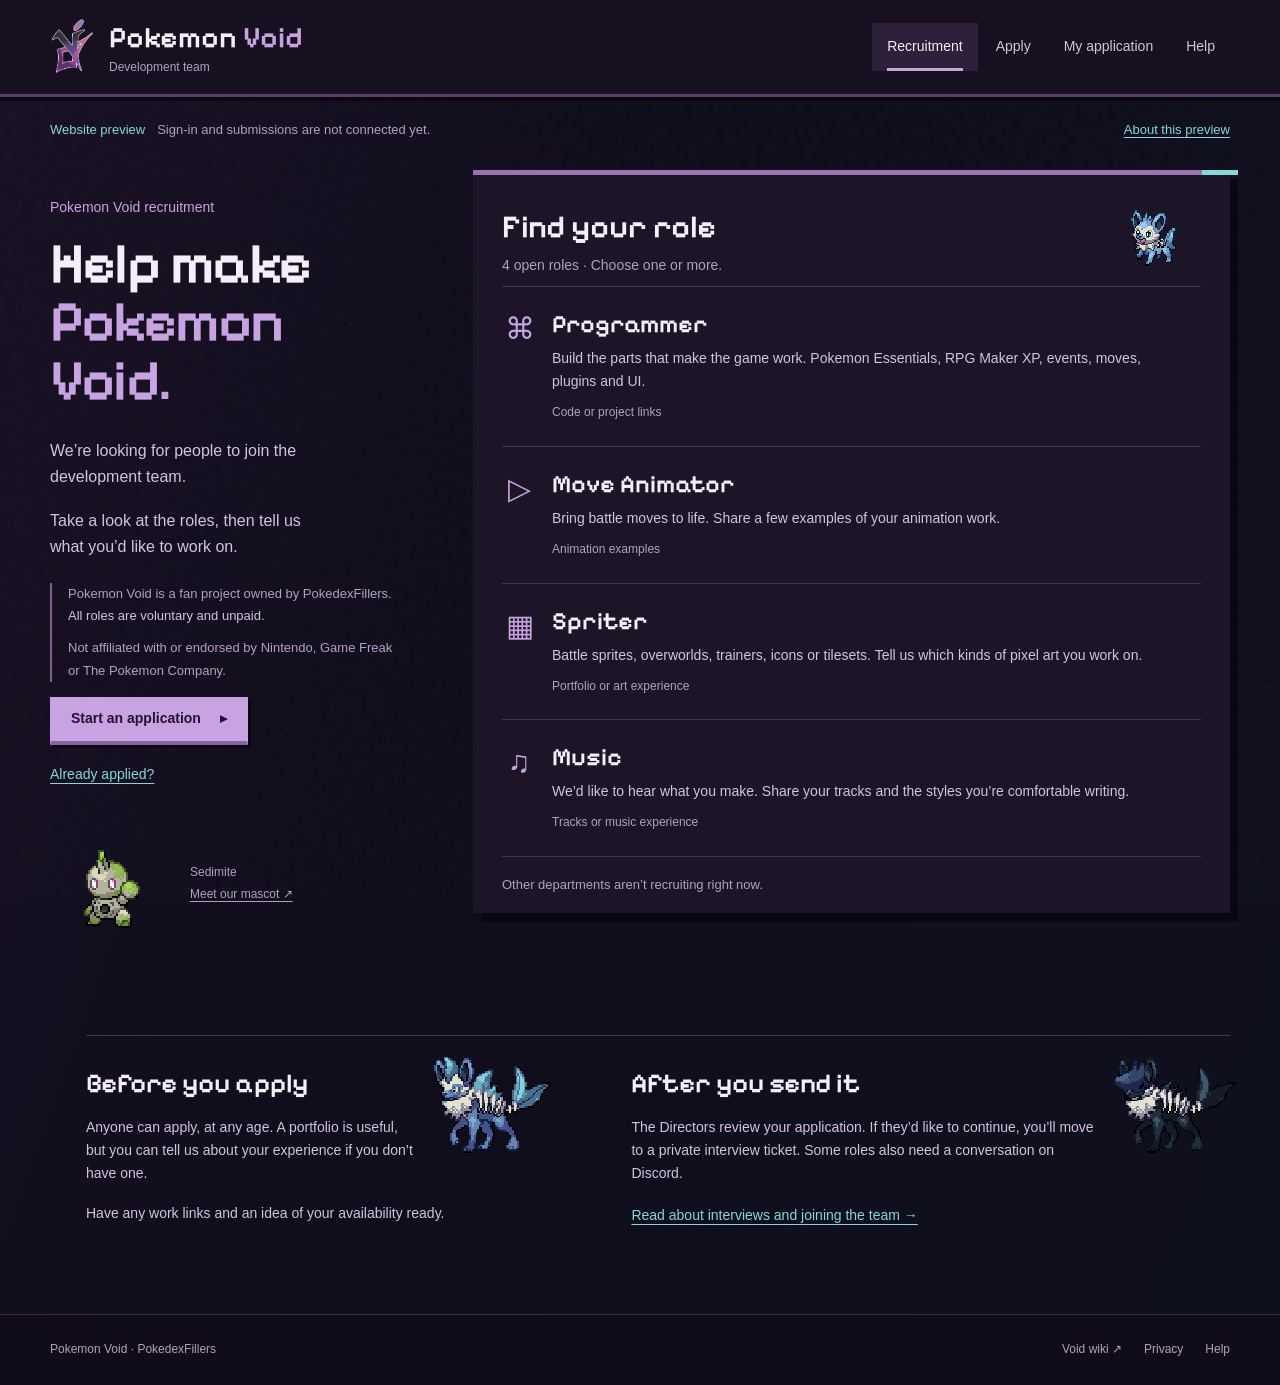
<file: index.html>
<!doctype html>
<html lang="en">
  <head>
    <meta charset="utf-8" />
    <meta name="viewport" content="width=device-width, initial-scale=1" />
    <meta name="theme-color" content="#100d1c" />
    <meta
      name="description"
      content="Pokemon Void development recruitment. Roles, applications and interview updates."
    />
    <title>Recruitment · Pokemon Void</title>
    <link rel="stylesheet" href="assets/css/site.css" />
    <script defer src="assets/js/config.js"></script>
    <script defer src="assets/js/site.js"></script>
    <link
      rel="icon"
      type="image/png"
      href="assets/brand/void-mark-outlined.png"
    />
  </head>
  <body>
    <a class="skip-link" href="#main">Skip to main content</a>
    <header class="site-header">
      <div class="header-inner">
        <a
          class="brand"
          href="index.html"
          aria-label="Pokemon Void Recruitment home"
          ><img
            class="void-mark"
            src="assets/brand/void-mark-outlined.png"
            width="64"
            height="64"
            alt=""
          /><span class="brand-copy"
            ><span class="brand-name">Pokemon <b>Void</b></span
            ><span class="brand-sub">Development team</span></span
          ></a
        ><button
          class="mobile-menu-button"
          type="button"
          data-menu-button
          aria-expanded="false"
          aria-controls="site-nav"
        >
          Menu
        </button>
        <nav
          id="site-nav"
          class="site-nav"
          data-site-nav
          aria-label="Main navigation"
        >
          <a href="index.html" aria-current="page">Recruitment</a
          ><a href="apply.html">Apply</a><a href="status.html">My application</a
          ><a href="help.html">Help</a>
        </nav>
      </div>
    </header>
    <main id="main">
      <div class="recruitment-layout">
        <section class="recruitment-intro">
          <p class="eyebrow">Pokemon Void recruitment</p>
          <h1>Help make<br /><span>Pokemon Void.</span></h1>
          <p>We’re looking for people to join the development team.</p>
          <p>
            Take a look at the roles, then tell us what you’d like to work on.
          </p>
          <aside class="project-disclaimer" aria-label="About the project">
            <p>
              Pokemon Void is a fan project owned by PokedexFillers.
              <strong>All roles are voluntary and unpaid.</strong>
            </p>
            <p>
              Not affiliated with or endorsed by Nintendo, Game Freak or The
              Pokemon Company.
            </p>
          </aside>
          <a class="button primary" href="apply.html"
            >Start an application <span aria-hidden="true">▸</span></a
          ><a class="return-link" href="status.html">Already applied?</a>
          <figure class="mascot-note">
            <img
              src="assets/sprites/067.png"
              width="160"
              height="160"
              alt="Sedimite"
            />
            <figcaption>
              <span>Sedimite</span
              ><a href="https://pokemonvoid.github.io/#/pokemon/067"
                >Meet our mascot ↗</a
              >
            </figcaption>
          </figure>
        </section>
        <section class="role-board" aria-labelledby="roles-title">
          <div class="board-heading">
            <div>
              <h2 id="roles-title">Find your role</h2>
              <p class="board-intro">4 open roles · Choose one or more.</p>
            </div>
            <img
              class="board-mascot"
              src="assets/sprites/036.png"
              width="96"
              height="96"
              alt="Scraqua"
            />
          </div>
          <div class="role-list">
            <a class="role-entry" href="apply.html?role=programmer"
              ><span class="role-glyph" aria-hidden="true">⌘</span
              ><span class="role-copy"
                ><span class="role-name">Programmer</span
                ><span class="role-desc"
                  >Build the parts that make the game work. Pokemon Essentials,
                  RPG Maker XP, events, moves, plugins and UI.</span
                ><span class="role-examples">Code or project links</span></span
              ><span class="role-arrow" aria-hidden="true">▸</span></a
            ><a class="role-entry" href="apply.html?role=move-animator"
              ><span class="role-glyph" aria-hidden="true">▷</span
              ><span class="role-copy"
                ><span class="role-name">Move Animator</span
                ><span class="role-desc"
                  >Bring battle moves to life. Share a few examples of your
                  animation work.</span
                ><span class="role-examples">Animation examples</span></span
              ><span class="role-arrow" aria-hidden="true">▸</span></a
            ><a class="role-entry" href="apply.html?role=spriter"
              ><span class="role-glyph" aria-hidden="true">▦</span
              ><span class="role-copy"
                ><span class="role-name">Spriter</span
                ><span class="role-desc"
                  >Battle sprites, overworlds, trainers, icons or tilesets. Tell
                  us which kinds of pixel art you work on.</span
                ><span class="role-examples"
                  >Portfolio or art experience</span
                ></span
              ><span class="role-arrow" aria-hidden="true">▸</span></a
            ><a class="role-entry" href="apply.html?role=music"
              ><span class="role-glyph" aria-hidden="true">♫</span
              ><span class="role-copy"
                ><span class="role-name">Music</span
                ><span class="role-desc"
                  >We’d like to hear what you make. Share your tracks and the
                  styles you’re comfortable writing.</span
                ><span class="role-examples"
                  >Tracks or music experience</span
                ></span
              ><span class="role-arrow" aria-hidden="true">▸</span></a
            >
          </div>
          <p class="closed-note">
            Other departments aren’t recruiting right now.
          </p>
        </section>
      </div>
      <div class="home-notes">
        <section>
          <img
            class="note-mascot"
            src="assets/sprites/037.png"
            width="128"
            height="128"
            alt="Hydrena"
          />
          <h2>Before you apply</h2>
          <p>
            Anyone can apply, at any age. A portfolio is useful, but you can
            tell us about your experience if you don’t have one.
          </p>
          <p>Have any work links and an idea of your availability ready.</p>
        </section>
        <section>
          <img
            class="note-mascot"
            src="assets/sprites/037-anomaly.png"
            width="128"
            height="128"
            alt="Corrupted Hydrena"
          />
          <h2>After you send it</h2>
          <p>
            The Directors review your application. If they’d like to continue,
            you’ll move to a private interview ticket. Some roles also need a
            conversation on Discord.
          </p>
          <a class="text-link" href="help.html#after-applying"
            >Read about interviews and joining the team →</a
          >
        </section>
      </div>
    </main>
    <footer class="site-footer">
      <div class="footer-inner">
        <span>Pokemon Void · PokedexFillers</span>
        <nav class="footer-links" aria-label="Footer">
          <a href="https://pokemonvoid.github.io/">Void wiki ↗</a
          ><a href="privacy.html">Privacy</a><a href="help.html">Help</a>
        </nav>
      </div>
    </footer>
  </body>
</html>
</file>
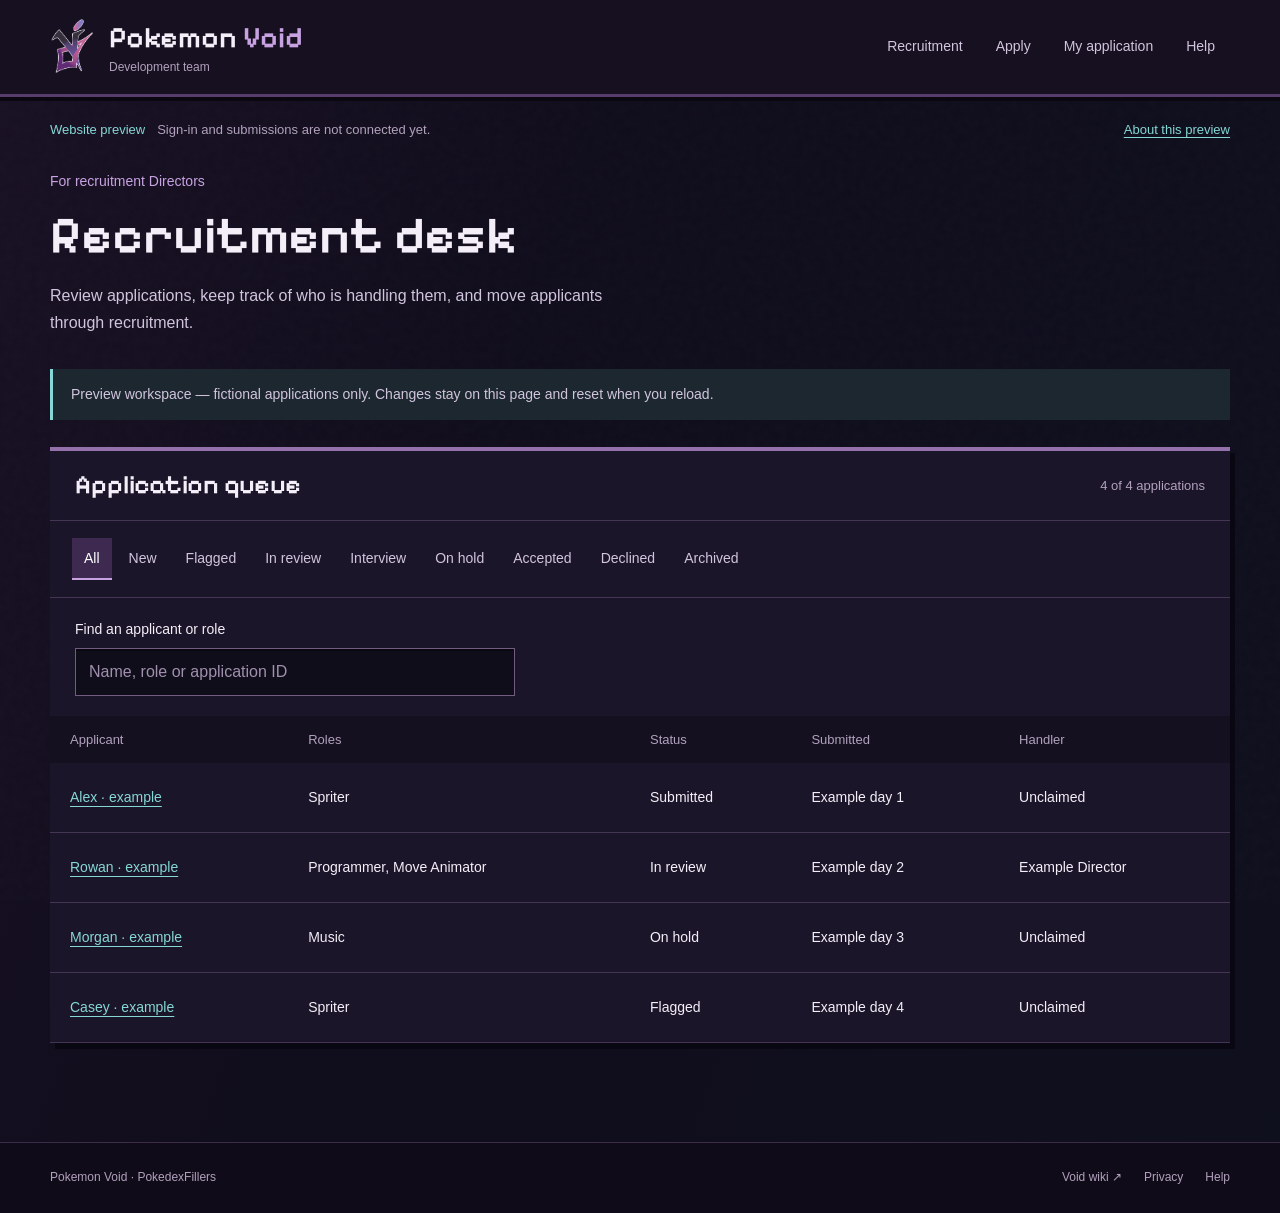
<file: admin.html>
<!doctype html>
<html lang="en">
  <head>
    <meta charset="utf-8" />
    <meta name="viewport" content="width=device-width, initial-scale=1" />
    <meta name="robots" content="noindex,nofollow" />
    <title>Director Portal · Pokemon Void Recruitment</title>
    <link rel="stylesheet" href="assets/css/site.css" />
    <script defer src="assets/js/config.js"></script>
    <script defer src="assets/js/site.js"></script>
    <script defer src="assets/js/portal.js"></script>
    <link
      rel="icon"
      type="image/png"
      href="assets/brand/void-mark-outlined.png"
    />
  </head>
  <body data-portal-page="admin">
    <a class="skip-link" href="#main">Skip to main content</a>
    <header class="site-header">
      <div class="header-inner">
        <a
          class="brand"
          href="index.html"
          aria-label="Pokemon Void Recruitment home"
          ><img
            class="void-mark"
            src="assets/brand/void-mark-outlined.png"
            width="64"
            height="64"
            alt=""
          /><span class="brand-copy"
            ><span class="brand-name">Pokemon <b>Void</b></span
            ><span class="brand-sub">Development team</span></span
          ></a
        ><button
          class="mobile-menu-button"
          type="button"
          data-menu-button
          aria-expanded="false"
          aria-controls="site-nav"
        >
          Menu
        </button>
        <nav
          id="site-nav"
          class="site-nav"
          data-site-nav
          aria-label="Main navigation"
        >
          <a href="index.html">Recruitment</a><a href="apply.html">Apply</a
          ><a href="status.html">My application</a><a href="help.html">Help</a>
        </nav>
      </div>
    </header>
    <main id="main">
      <div class="page-heading">
        <p class="crumbline">For recruitment Directors</p>
        <h1>Recruitment desk</h1>
        <p>
          Review applications, keep track of who is handling them, and move
          applicants through recruitment.
        </p>
      </div>
      <div id="admin-message" role="status" hidden></div>
      <section id="admin-locked" class="file-panel" hidden>
        <div class="board-body">
          <h2>Director access required</h2>
          <p>
            Sign in with an authorised Discord account to view recruitment
            records.
          </p>
          <a class="button primary" href="#" data-discord-login
            >Continue with Discord</a
          >
        </div>
      </section>
      <section id="admin-shell" class="admin-shell" hidden>
        <div class="panel-header">
          <h2>Application queue</h2>
          <span class="board-stamp" data-queue-count></span>
        </div>
        <div class="admin-toolbar" aria-label="Filter applications">
          <button
            class="filter-button"
            type="button"
            data-queue-filter="all"
            aria-pressed="true"
          >
            All</button
          ><button
            class="filter-button"
            type="button"
            data-queue-filter="submitted"
            aria-pressed="false"
          >
            New</button
          ><button
            class="filter-button"
            type="button"
            data-queue-filter="flagged"
            aria-pressed="false"
          >
            Flagged</button
          ><button
            class="filter-button"
            type="button"
            data-queue-filter="in-review"
            aria-pressed="false"
          >
            In review</button
          ><button
            class="filter-button"
            type="button"
            data-queue-filter="interview"
            aria-pressed="false"
          >
            Interview</button
          ><button
            class="filter-button"
            type="button"
            data-queue-filter="on-hold"
            aria-pressed="false"
          >
            On hold</button
          ><button
            class="filter-button"
            type="button"
            data-queue-filter="accepted"
            aria-pressed="false"
          >
            Accepted</button
          ><button
            class="filter-button"
            type="button"
            data-queue-filter="declined"
            aria-pressed="false"
          >
            Declined</button
          ><button
            class="filter-button"
            type="button"
            data-queue-filter="archived"
            aria-pressed="false"
          >
            Archived
          </button>
        </div>
        <div class="admin-search">
          <label for="queue-search">Find an applicant or role</label
          ><input
            id="queue-search"
            type="search"
            autocomplete="off"
            placeholder="Name, role or application ID"
          />
        </div>
        <div
          class="table-scroll"
          role="region"
          aria-label="Application queue"
          tabindex="0"
        >
          <table class="queue-table">
            <thead>
              <tr>
                <th scope="col">Applicant</th>
                <th scope="col">Roles</th>
                <th scope="col">Status</th>
                <th scope="col">Submitted</th>
                <th scope="col">Handler</th>
              </tr>
            </thead>
            <tbody data-queue-body></tbody>
          </table>
        </div>
        <div class="queue-empty" data-queue-empty role="status" hidden>
          No matching applications.
        </div>
      </section>
      <section
        class="file-panel director-detail"
        id="director-detail"
        hidden
        aria-labelledby="detail-title"
      >
        <div class="panel-header">
          <h2 id="detail-title" tabindex="-1"></h2>
          <button class="text-button" type="button" data-close-detail>
            Close record
          </button>
        </div>
        <div class="board-body">
          <p class="detail-meta" data-detail-meta></p>
          <div data-detail-answers></div>
        </div>
        <div class="director-actions" data-demo-actions hidden>
          <button class="button ghost" type="button" data-claim>
            Claim application
          </button>
          <div>
            <label for="director-status">Move to</label
            ><select id="director-status">
              <option>Submitted</option>
              <option>Flagged</option>
              <option>In review</option>
              <option>Interview</option>
              <option>On hold</option>
              <option>Accepted</option>
              <option>Declined</option>
              <option>Archived</option>
            </select>
          </div>
          <button class="button primary" type="button" data-change-status>
            Update example
          </button>
        </div>
        <p class="detail-note" data-demo-note hidden>
          Preview actions affect fictional records only and reset when this page
          is reloaded.
        </p>
        <p class="detail-note" data-detail-feedback role="status"></p>
      </section>
    </main>
    <footer class="site-footer">
      <div class="footer-inner">
        <span>Pokemon Void · PokedexFillers</span>
        <nav class="footer-links" aria-label="Footer">
          <a href="https://pokemonvoid.github.io/">Void wiki ↗</a
          ><a href="privacy.html">Privacy</a><a href="help.html">Help</a>
        </nav>
      </div>
    </footer>
  </body>
</html>
</file>
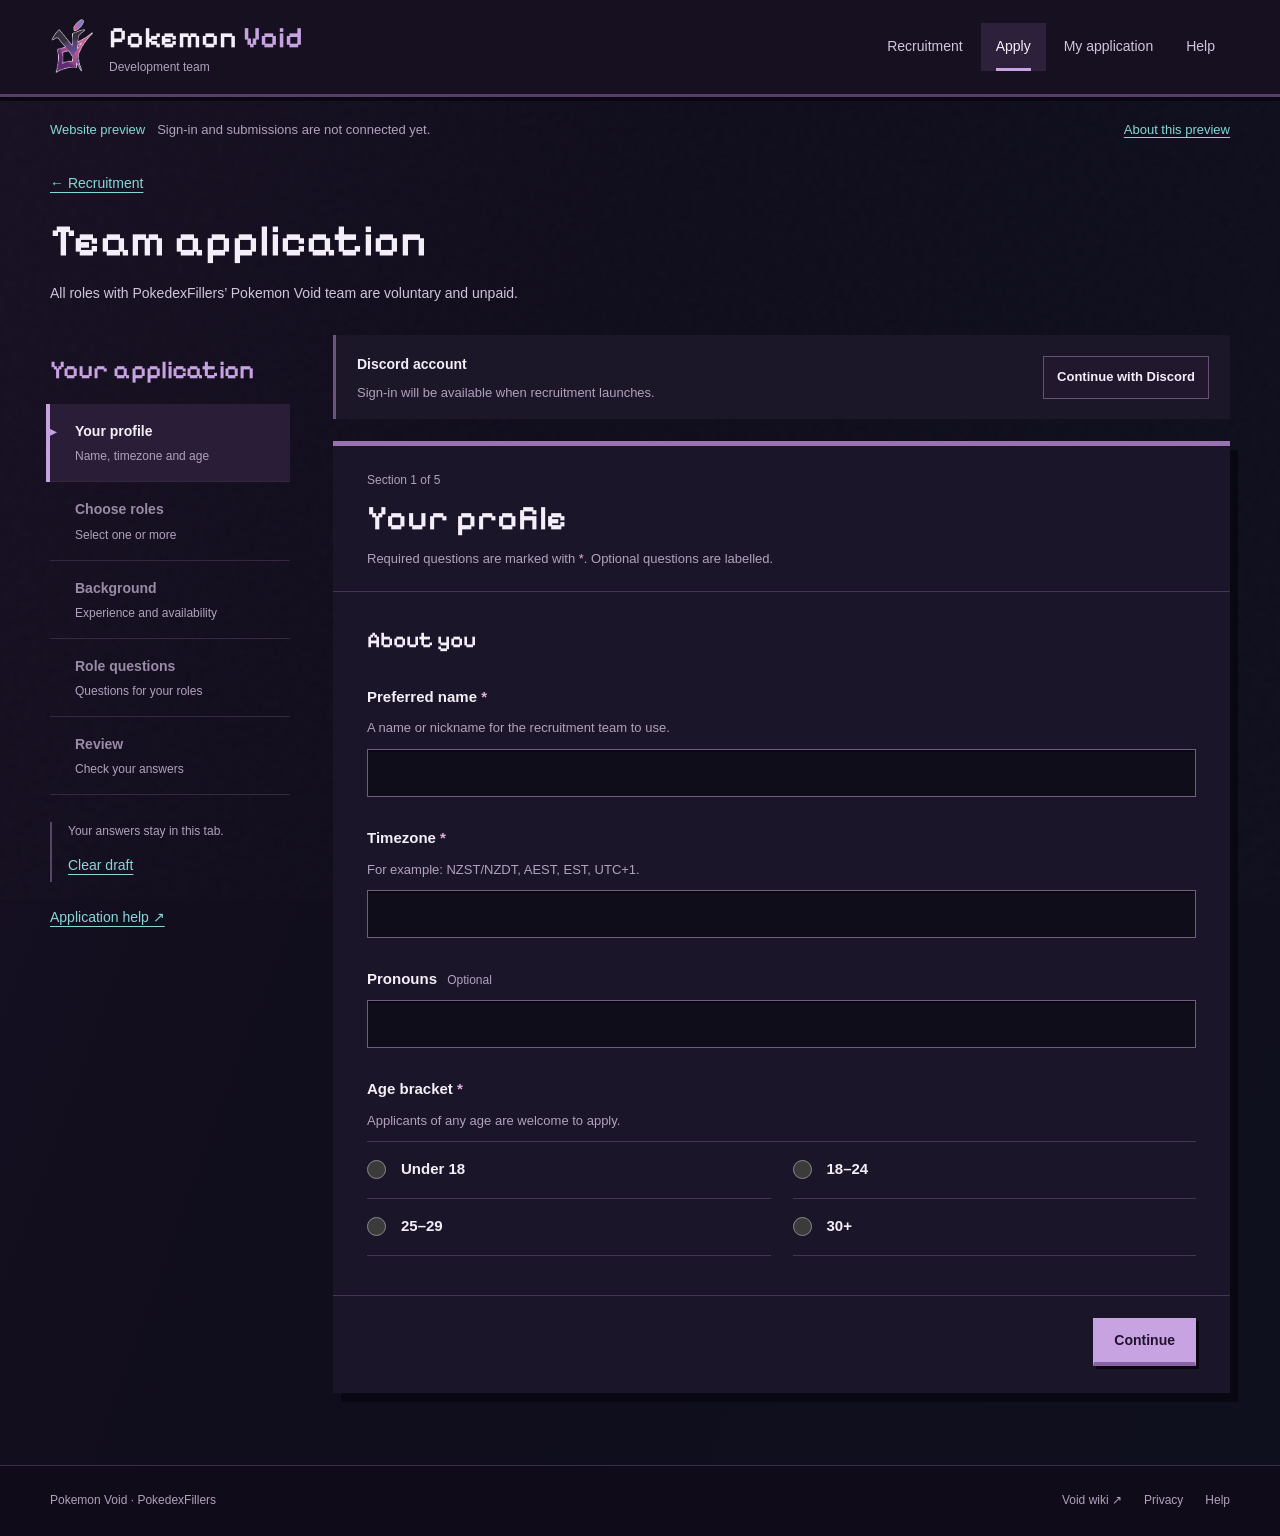
<file: apply.html>
<!doctype html>
<html lang="en">
  <head>
    <meta charset="utf-8" />
    <meta name="viewport" content="width=device-width, initial-scale=1" />
    <meta name="theme-color" content="#100d1c" />
    <meta
      name="description"
      content="Pokemon Void development recruitment. Roles, applications and interview updates."
    />
    <title>Application · Pokemon Void</title>
    <link rel="stylesheet" href="assets/css/site.css" />
    <script defer src="assets/js/config.js"></script>
    <script defer src="assets/js/site.js"></script>
    <script defer src="assets/js/apply.js"></script>
    <link
      rel="icon"
      type="image/png"
      href="assets/brand/void-mark-outlined.png"
    />
  </head>
  <body>
    <a class="skip-link" href="#main">Skip to main content</a>
    <header class="site-header">
      <div class="header-inner">
        <a
          class="brand"
          href="index.html"
          aria-label="Pokemon Void Recruitment home"
          ><img
            class="void-mark"
            src="assets/brand/void-mark-outlined.png"
            width="64"
            height="64"
            alt=""
          /><span class="brand-copy"
            ><span class="brand-name">Pokemon <b>Void</b></span
            ><span class="brand-sub">Development team</span></span
          ></a
        ><button
          class="mobile-menu-button"
          type="button"
          data-menu-button
          aria-expanded="false"
          aria-controls="site-nav"
        >
          Menu
        </button>
        <nav
          id="site-nav"
          class="site-nav"
          data-site-nav
          aria-label="Main navigation"
        >
          <a href="index.html">Recruitment</a
          ><a href="apply.html" aria-current="page">Apply</a
          ><a href="status.html">My application</a><a href="help.html">Help</a>
        </nav>
      </div>
    </header>
    <main id="main">
      <div class="page-heading application-heading">
        <a class="back-link" href="index.html">← Recruitment</a>
        <h1>Team application</h1>
        <p class="application-terms">
          All roles with PokedexFillers’ Pokemon Void team are voluntary and
          unpaid.
        </p>
      </div>
      <div class="application-layout">
        <aside class="step-rail" aria-label="Application sections">
          <p class="rail-title">Your application</p>
          <ol class="step-list">
            <li>
              <button
                class="step-button"
                type="button"
                data-step-jump="1"
                aria-current="step"
              >
                <span class="route-node" aria-hidden="true"></span
                ><span
                  ><span class="label">Your profile</span
                  ><span class="step-hint">Name, timezone and age</span></span
                >
              </button>
            </li>
            <li>
              <button
                class="step-button"
                type="button"
                data-step-jump="2"
                disabled
              >
                <span class="route-node" aria-hidden="true"></span
                ><span
                  ><span class="label">Choose roles</span
                  ><span class="step-hint">Select one or more</span></span
                >
              </button>
            </li>
            <li>
              <button
                class="step-button"
                type="button"
                data-step-jump="3"
                disabled
              >
                <span class="route-node" aria-hidden="true"></span
                ><span
                  ><span class="label">Background</span
                  ><span class="step-hint"
                    >Experience and availability</span
                  ></span
                >
              </button>
            </li>
            <li>
              <button
                class="step-button"
                type="button"
                data-step-jump="4"
                disabled
              >
                <span class="route-node" aria-hidden="true"></span
                ><span
                  ><span class="label">Role questions</span
                  ><span class="step-hint">Questions for your roles</span></span
                >
              </button>
            </li>
            <li>
              <button
                class="step-button"
                type="button"
                data-step-jump="5"
                disabled
              >
                <span class="route-node" aria-hidden="true"></span
                ><span
                  ><span class="label">Review</span
                  ><span class="step-hint">Check your answers</span></span
                >
              </button>
            </li>
          </ol>
          <div class="draft-tools">
            <p data-draft-state role="status">Your answers stay in this tab.</p>
            <button class="text-button" type="button" data-clear-draft>
              Clear draft
            </button>
          </div>
          <div
            class="draft-confirm"
            data-draft-confirm
            hidden
            role="group"
            aria-label="Clear your draft"
          >
            <p>Clear all answers saved in this tab?</p>
            <div class="button-row">
              <button class="text-button" type="button" data-cancel-clear>
                Keep draft
              </button>
              <button class="text-button" type="button" data-confirm-clear>
                Yes, clear draft
              </button>
            </div>
          </div>
          <a class="text-link" href="help.html">Application help ↗</a>
        </aside>
        <div class="application-workspace">
          <div class="account-strip">
            <div>
              <strong>Discord account</strong>
              <p data-account-state>Checking connection…</p>
            </div>
            <a
              class="button ghost"
              href="#"
              data-discord-login
              data-signed-out-only
              >Continue with Discord</a
            >
          </div>
          <div
            data-site-message
            class="notice-strip info"
            role="status"
            hidden
          ></div>
          <noscript
            ><p class="notice-strip error">
              Enable JavaScript to move through the application and review your
              answers.
            </p></noscript
          >
          <form id="application-form" class="form-shell" novalidate>
            <div class="form-header">
              <p class="section-position" data-current-step-label>
                Section 1 of 5
              </p>
              <h2 data-current-step-title tabindex="-1">Your profile</h2>
              <p>
                Required questions are marked with
                <span class="required">*</span>. Optional questions are
                labelled.
              </p>
            </div>

            <div class="form-body">
              <div
                id="error-summary"
                class="error-summary"
                role="alert"
                tabindex="-1"
                hidden
              >
                <h3>Check your answers</h3>
                <ul></ul>
              </div>

              <section
                class="form-step"
                data-form-step="1"
                data-step-title="Your profile"
              >
                <fieldset>
                  <legend>About you</legend>
                  <div class="field">
                    <label for="name"
                      >Preferred name <span class="required">*</span></label
                    >
                    <p class="field-help">
                      A name or nickname for the recruitment team to use.
                    </p>
                    <input
                      id="name"
                      name="name"
                      type="text"
                      autocomplete="name"
                      required
                    />
                  </div>
                  <div class="field">
                    <label for="timezone"
                      >Timezone <span class="required">*</span></label
                    >
                    <p class="field-help">
                      For example: NZST/NZDT, AEST, EST, UTC+1.
                    </p>
                    <input
                      id="timezone"
                      name="timezone"
                      type="text"
                      autocomplete="off"
                      required
                    />
                  </div>
                  <div class="field">
                    <label for="pronouns"
                      >Pronouns <span class="optional">Optional</span></label
                    >
                    <input
                      id="pronouns"
                      name="pronouns"
                      type="text"
                      autocomplete="off"
                    />
                  </div>
                  <div class="field">
                    <span class="field-label"
                      >Age bracket <span class="required">*</span></span
                    >
                    <p class="field-help">
                      Applicants of any age are welcome to apply.
                    </p>
                    <div
                      class="age-choices"
                      role="radiogroup"
                      aria-label="Age bracket"
                    >
                      <label class="choice-row"
                        ><input
                          type="radio"
                          name="ageGroup"
                          value="Under 18"
                        /><span class="choice-title">Under 18</span></label
                      >
                      <label class="choice-row"
                        ><input
                          type="radio"
                          name="ageGroup"
                          value="18–24"
                        /><span class="choice-title">18–24</span></label
                      >
                      <label class="choice-row"
                        ><input
                          type="radio"
                          name="ageGroup"
                          value="25–29"
                        /><span class="choice-title">25–29</span></label
                      >
                      <label class="choice-row"
                        ><input type="radio" name="ageGroup" value="30+" /><span
                          class="choice-title"
                          >30+</span
                        ></label
                      >
                    </div>
                  </div>
                </fieldset>
              </section>

              <section
                class="form-step"
                data-form-step="3"
                data-step-title="Background"
                hidden
              >
                <fieldset>
                  <legend>General questions</legend>
                  <div class="field">
                    <label for="experience"
                      >Experience <span class="required">*</span></label
                    >
                    <p class="field-help">
                      Tell us about experience that is relevant to the work you
                      want to do.
                    </p>
                    <textarea
                      id="experience"
                      name="experience"
                      required
                    ></textarea>
                  </div>
                  <div class="field">
                    <label for="interest"
                      >What interests you about Pokemon Void?
                      <span class="required">*</span></label
                    ><textarea
                      id="interest"
                      name="interest"
                      required
                    ></textarea>
                  </div>
                  <div class="field">
                    <label for="critique"
                      >Critique <span class="required">*</span></label
                    >
                    <p class="field-help">
                      How do you handle feedback and critique on your work?
                    </p>
                    <textarea id="critique" name="critique" required></textarea>
                  </div>
                  <div class="field">
                    <label for="pokemonProjects"
                      >Personal Pokemon-related projects
                      <span class="optional">Optional</span></label
                    >
                    <p class="field-help">
                      Anything you have made, contributed to, or worked on that
                      you think is relevant.
                    </p>
                    <textarea
                      id="pokemonProjects"
                      name="pokemonProjects"
                    ></textarea>
                  </div>
                  <div class="field">
                    <label for="timeCommitment"
                      >Time commitment <span class="required">*</span></label
                    >
                    <p class="field-help">
                      Roughly how much time can you realistically contribute?
                    </p>
                    <textarea
                      id="timeCommitment"
                      name="timeCommitment"
                      required
                    ></textarea>
                  </div>
                  <div class="field">
                    <label for="anythingElse"
                      >Anything else we should know?
                      <span class="optional">Optional</span></label
                    ><textarea id="anythingElse" name="anythingElse"></textarea>
                  </div>
                </fieldset>
              </section>

              <section
                class="form-step"
                data-form-step="2"
                data-step-title="Choose roles"
                hidden
              >
                <fieldset>
                  <legend>What are you applying for?</legend>
                  <p class="field-help">
                    You can select more than one role. The role questions later
                    in the form will match your choices.
                  </p>
                  <div class="field">
                    <div class="choice-list" aria-label="Open roles">
                      <label class="choice-row"
                        ><input
                          type="checkbox"
                          name="roles"
                          value="programmer"
                          data-label="Programmer"
                        /><span
                          ><span class="choice-title">Programmer</span
                          ><span class="choice-copy"
                            >Essentials / RPG Maker XP work. Events, plugins,
                            UI, moves, or other systems you know well.</span
                          ></span
                        ></label
                      >
                      <label class="choice-row"
                        ><input
                          type="checkbox"
                          name="roles"
                          value="move-animator"
                          data-label="Move Animator"
                        /><span
                          ><span class="choice-title">Move Animator</span
                          ><span class="choice-copy"
                            >Battle move animation work. Show us examples if you
                            have them.</span
                          ></span
                        ></label
                      >
                      <label class="choice-row"
                        ><input
                          type="checkbox"
                          name="roles"
                          value="spriter"
                          data-label="Spriter"
                        /><span
                          ><span class="choice-title">Spriter</span
                          ><span class="choice-copy"
                            >Battle sprites, overworlds, trainers, icons,
                            palette work, tilesets, and other pixel art.</span
                          ></span
                        ></label
                      >
                      <label class="choice-row"
                        ><input
                          type="checkbox"
                          name="roles"
                          value="music"
                          data-label="Music"
                        /><span
                          ><span class="choice-title">Music</span
                          ><span class="choice-copy"
                            >Music for the project. Share your tracks and the
                            styles you work in.</span
                          ></span
                        ></label
                      >
                    </div>
                  </div>
                  <div class="notice-strip">
                    <p>
                      Other roles are temporarily closed, so only the roles
                      shown above are available in this form.
                    </p>
                  </div>
                </fieldset>
              </section>

              <section
                class="form-step"
                data-form-step="4"
                data-step-title="Role questions"
                hidden
              >
                <div data-no-role-details class="notice-strip error" hidden>
                  <p>
                    No role has been selected. Open Choose roles and select at
                    least one role.
                  </p>
                </div>

                <section
                  class="role-detail"
                  data-role-section="programmer"
                  hidden
                >
                  <h3>Programmer</h3>
                  <p>
                    Tell us what kind of development work you are comfortable
                    with.
                  </p>
                  <div class="field">
                    <label for="programmingBackground"
                      >What kind of programming do you do?
                      <span class="required">*</span></label
                    ><textarea
                      id="programmingBackground"
                      name="programmingBackground"
                      data-role-required
                      data-error-label="Programming background"
                    ></textarea>
                  </div>
                  <div class="field">
                    <label for="essentialsFamiliarity"
                      >Familiarity with Pokemon Essentials / RPG Maker XP
                      <span class="required">*</span></label
                    >
                    <p class="field-help">
                      Experience with other RPG Maker versions is also useful.
                    </p>
                    <textarea
                      id="essentialsFamiliarity"
                      name="essentialsFamiliarity"
                      data-role-required
                      data-error-label="Essentials / RPG Maker XP familiarity"
                    ></textarea>
                  </div>
                  <div class="field">
                    <span class="field-label"
                      >What would you like to work on?
                      <span class="required">*</span></span
                    >
                    <div class="choice-list">
                      <label class="choice-row"
                        ><input
                          type="checkbox"
                          name="programmerWork"
                          value="Moves"
                          data-label="Moves"
                        /><span class="choice-title">Moves</span></label
                      >
                      <label class="choice-row"
                        ><input
                          type="checkbox"
                          name="programmerWork"
                          value="Events"
                          data-label="Events"
                        /><span class="choice-title">Events</span></label
                      >
                      <label class="choice-row"
                        ><input
                          type="checkbox"
                          name="programmerWork"
                          value="Plugins"
                          data-label="Plugins"
                        /><span class="choice-title">Plugins</span></label
                      >
                      <label class="choice-row"
                        ><input
                          type="checkbox"
                          name="programmerWork"
                          value="UI"
                          data-label="UI"
                        /><span class="choice-title">UI</span></label
                      >
                      <label class="choice-row"
                        ><input
                          type="checkbox"
                          name="programmerWork"
                          value="Other"
                          data-label="Other programming work"
                        /><span class="choice-title">Other</span></label
                      >
                    </div>
                  </div>
                  <div class="field">
                    <label for="programmerExamples"
                      >Code or project examples
                      <span class="optional">Optional</span></label
                    >
                    <p class="field-help">
                      Paste links to repositories, project pages, or examples.
                      Large video submissions can be arranged later if needed.
                    </p>
                    <textarea
                      id="programmerExamples"
                      name="programmerExamples"
                    ></textarea>
                  </div>
                </section>

                <section
                  class="role-detail"
                  data-role-section="move-animator"
                  hidden
                >
                  <h3>Move Animator</h3>
                  <p>Tell us about your battle animation work.</p>
                  <div class="field">
                    <label for="moveAnimationExperience"
                      >Move animation experience
                      <span class="required">*</span></label
                    ><textarea
                      id="moveAnimationExperience"
                      name="moveAnimationExperience"
                      data-role-required
                      data-error-label="Move animation experience"
                    ></textarea>
                  </div>
                  <div class="field">
                    <label for="moveAnimationExamples"
                      >Work examples
                      <span class="optional">Optional</span></label
                    >
                    <p class="field-help">
                      Paste links to examples or a portfolio if you have one.
                    </p>
                    <textarea
                      id="moveAnimationExamples"
                      name="moveAnimationExamples"
                    ></textarea>
                  </div>
                </section>

                <section class="role-detail" data-role-section="spriter" hidden>
                  <h3>Spriter</h3>
                  <p>
                    You can find examples of the game’s art in the
                    <a
                      href="https://pokemonvoid.github.io/"
                      target="_blank"
                      rel="noopener"
                      >Void wiki (opens in a new tab)</a
                    >.
                  </p>
                  <div class="field">
                    <span class="field-label"
                      >Spriting abilities <span class="required">*</span></span
                    >
                    <div class="choice-list">
                      <label class="choice-row"
                        ><input
                          type="checkbox"
                          name="spritingAbilities"
                          value="Pokemon battle sprites"
                          data-label="Pokemon battle sprites"
                        /><span class="choice-title"
                          >Pokemon battle sprites</span
                        ></label
                      >
                      <label class="choice-row"
                        ><input
                          type="checkbox"
                          name="spritingAbilities"
                          value="Trainer sprites"
                          data-label="Trainer sprites"
                        /><span class="choice-title"
                          >Trainer sprites</span
                        ></label
                      >
                      <label class="choice-row"
                        ><input
                          type="checkbox"
                          name="spritingAbilities"
                          value="Overworld sprites"
                          data-label="Overworld sprites"
                        /><span class="choice-title"
                          >Overworld sprites</span
                        ></label
                      >
                      <label class="choice-row"
                        ><input
                          type="checkbox"
                          name="spritingAbilities"
                          value="Icons"
                          data-label="Icons"
                        /><span class="choice-title">Icons</span></label
                      >
                      <label class="choice-row"
                        ><input
                          type="checkbox"
                          name="spritingAbilities"
                          value="Palettes"
                          data-label="Palettes"
                        /><span class="choice-title">Palettes</span></label
                      >
                      <label class="choice-row"
                        ><input
                          type="checkbox"
                          name="spritingAbilities"
                          value="Tilesets"
                          data-label="Tilesets"
                        /><span class="choice-title">Tilesets</span></label
                      >
                      <label class="choice-row"
                        ><input
                          type="checkbox"
                          name="spritingAbilities"
                          value="Other pixel art"
                          data-label="Other pixel art"
                        /><span class="choice-title"
                          >Other pixel art</span
                        ></label
                      >
                    </div>
                  </div>
                  <div class="field">
                    <label for="spriterPortfolio"
                      >Portfolio <span class="optional">Optional</span></label
                    >
                    <p class="field-help">
                      Paste a portfolio or work-example link if you have one.
                    </p>
                    <input
                      id="spriterPortfolio"
                      name="spriterPortfolio"
                      type="url"
                      placeholder="https://"
                    />
                  </div>
                  <div class="field">
                    <label for="spriterStyle"
                      >Which styles do you work in?
                      <span class="required">*</span></label
                    >
                    <p class="field-help">
                      Describe the styles, sizes or kinds of pixel work you are
                      most comfortable producing.
                    </p>
                    <textarea
                      id="spriterStyle"
                      name="spriterStyle"
                      data-role-required
                      data-error-label="Spriting style comfort"
                    ></textarea>
                  </div>
                  <div class="field">
                    <label for="spriterExperience"
                      >If you do not have a portfolio, tell us about your art
                      experience <span class="optional">Optional</span></label
                    ><textarea
                      id="spriterExperience"
                      name="spriterExperience"
                    ></textarea>
                  </div>
                </section>

                <section class="role-detail" data-role-section="music" hidden>
                  <h3>Music</h3>
                  <p>
                    Tell us about the music work you would bring to the project.
                  </p>
                  <div class="field">
                    <label for="musicPortfolio"
                      >Portfolio <span class="optional">Optional</span></label
                    >
                    <p class="field-help">
                      Paste a portfolio or work-example link if you have one.
                    </p>
                    <input
                      id="musicPortfolio"
                      name="musicPortfolio"
                      type="url"
                      placeholder="https://"
                    />
                  </div>
                  <div class="field">
                    <label for="musicStyle"
                      >Which styles do you work in?
                      <span class="required">*</span></label
                    >
                    <p class="field-help">
                      Describe the styles and kinds of music you are most
                      comfortable creating.
                    </p>
                    <textarea
                      id="musicStyle"
                      name="musicStyle"
                      data-role-required
                      data-error-label="Music style comfort"
                    ></textarea>
                  </div>
                  <div class="field">
                    <label for="musicExperience"
                      >If you do not have a portfolio, tell us about your music
                      experience <span class="optional">Optional</span></label
                    ><textarea
                      id="musicExperience"
                      name="musicExperience"
                    ></textarea>
                  </div>
                </section>
              </section>

              <section
                class="form-step"
                data-form-step="5"
                data-step-title="Review and submit"
                hidden
              >
                <fieldset>
                  <legend>Review your application</legend>
                  <p class="field-help">
                    Check your answers. Use the edit links to change a section
                    before sending.
                  </p>
                  <div id="review-list" class="review-list"></div>
                </fieldset>
                <div class="notice-strip info">
                  <p data-submit-explanation>
                    Your application is sent only when you choose Submit
                    application.
                  </p>
                </div>
                <div
                  id="submit-message"
                  role="status"
                  tabindex="-1"
                  hidden
                ></div>
                <a
                  class="text-link"
                  href="status.html"
                  data-after-preview
                  hidden
                  >Go to my application →</a
                >
              </section>
            </div>

            <div class="form-actions">
              <button class="button ghost" type="button" data-back-step hidden>
                Back
              </button>
              <div class="right">
                <button class="button primary" type="button" data-next-step>
                  Continue
                </button>
                <button
                  class="button submit"
                  type="button"
                  data-submit-application
                  hidden
                >
                  Submit application
                </button>
              </div>
            </div>
          </form>
        </div>
      </div>
    </main>
    <footer class="site-footer">
      <div class="footer-inner">
        <span>Pokemon Void · PokedexFillers</span>
        <nav class="footer-links" aria-label="Footer">
          <a href="https://pokemonvoid.github.io/">Void wiki ↗</a
          ><a href="privacy.html">Privacy</a><a href="help.html">Help</a>
        </nav>
      </div>
    </footer>
  </body>
</html>
</file>
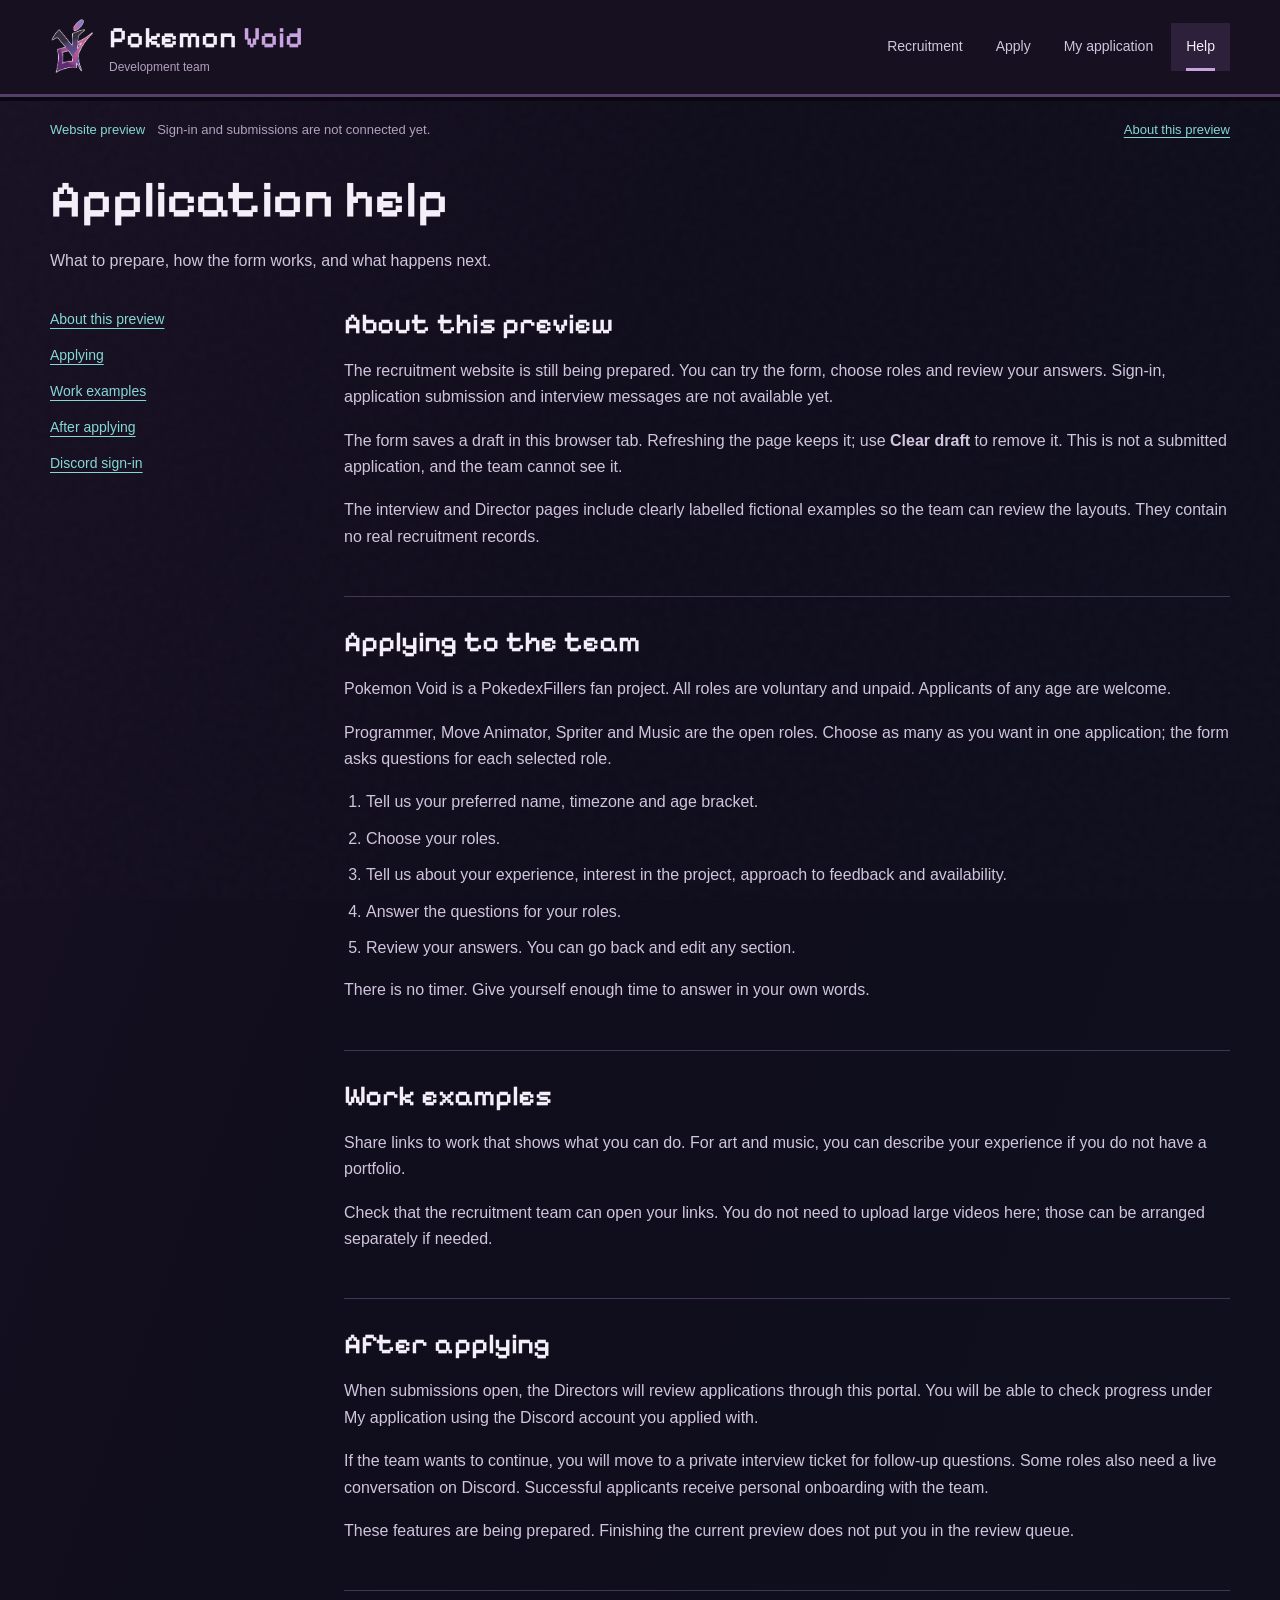
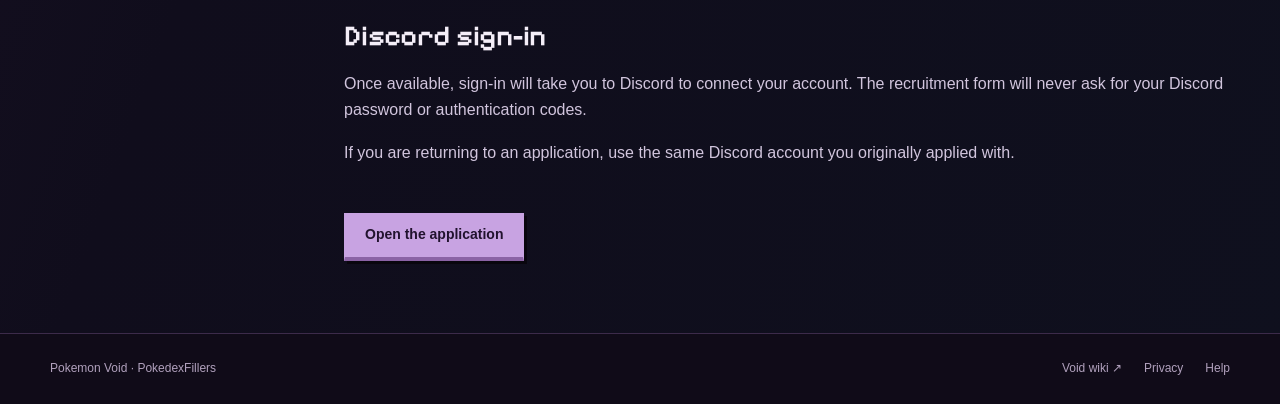
<file: help.html>
<!doctype html>
<html lang="en">
  <head>
    <meta charset="utf-8" />
    <meta name="viewport" content="width=device-width, initial-scale=1" />
    <title>Help · Pokemon Void Recruitment</title>
    <link rel="stylesheet" href="assets/css/site.css" />
    <script defer src="assets/js/config.js"></script>
    <script defer src="assets/js/site.js"></script>
    <link
      rel="icon"
      type="image/png"
      href="assets/brand/void-mark-outlined.png"
    />
  </head>
  <body>
    <a class="skip-link" href="#main">Skip to main content</a>
    <header class="site-header">
      <div class="header-inner">
        <a
          class="brand"
          href="index.html"
          aria-label="Pokemon Void Recruitment home"
          ><img
            class="void-mark"
            src="assets/brand/void-mark-outlined.png"
            width="64"
            height="64"
            alt=""
          /><span class="brand-copy"
            ><span class="brand-name">Pokemon <b>Void</b></span
            ><span class="brand-sub">Development team</span></span
          ></a
        ><button
          class="mobile-menu-button"
          type="button"
          data-menu-button
          aria-expanded="false"
          aria-controls="site-nav"
        >
          Menu
        </button>
        <nav
          id="site-nav"
          class="site-nav"
          data-site-nav
          aria-label="Main navigation"
        >
          <a href="index.html">Recruitment</a><a href="apply.html">Apply</a
          ><a href="status.html">My application</a
          ><a href="help.html" aria-current="page">Help</a>
        </nav>
      </div>
    </header>
    <main id="main">
      <div class="page-heading">
        <h1>Application help</h1>
        <p>What to prepare, how the form works, and what happens next.</p>
      </div>
      <div class="help-layout">
        <nav class="help-nav" aria-label="Help topics">
          <a href="#preview">About this preview</a
          ><a href="#applying">Applying</a><a href="#examples">Work examples</a
          ><a href="#after-applying">After applying</a
          ><a href="#discord">Discord sign-in</a>
        </nav>
        <div class="help-content">
          <section class="text-section" id="preview">
            <h2>About this preview</h2>
            <p>
              The recruitment website is still being prepared. You can try the
              form, choose roles and review your answers. Sign-in, application
              submission and interview messages are not available yet.
            </p>
            <p>
              The form saves a draft in this browser tab. Refreshing the page
              keeps it; use <strong>Clear draft</strong> to remove it. This is
              not a submitted application, and the team cannot see it.
            </p>
            <p>
              The interview and Director pages include clearly labelled
              fictional examples so the team can review the layouts. They
              contain no real recruitment records.
            </p>
          </section>
          <section class="text-section" id="applying">
            <h2>Applying to the team</h2>
            <p>
              Pokemon Void is a PokedexFillers fan project. All roles are
              voluntary and unpaid. Applicants of any age are welcome.
            </p>
            <p>
              Programmer, Move Animator, Spriter and Music are the open roles.
              Choose as many as you want in one application; the form asks
              questions for each selected role.
            </p>
            <ol class="simple-list">
              <li>Tell us your preferred name, timezone and age bracket.</li>
              <li>Choose your roles.</li>
              <li>
                Tell us about your experience, interest in the project, approach
                to feedback and availability.
              </li>
              <li>Answer the questions for your roles.</li>
              <li>
                Review your answers. You can go back and edit any section.
              </li>
            </ol>
            <p>
              There is no timer. Give yourself enough time to answer in your own
              words.
            </p>
          </section>
          <section class="text-section" id="examples">
            <h2>Work examples</h2>
            <p>
              Share links to work that shows what you can do. For art and music,
              you can describe your experience if you do not have a portfolio.
            </p>
            <p>
              Check that the recruitment team can open your links. You do not
              need to upload large videos here; those can be arranged separately
              if needed.
            </p>
          </section>
          <section class="text-section" id="after-applying">
            <h2>After applying</h2>
            <p>
              When submissions open, the Directors will review applications
              through this portal. You will be able to check progress under My
              application using the Discord account you applied with.
            </p>
            <p>
              If the team wants to continue, you will move to a private
              interview ticket for follow-up questions. Some roles also need a
              live conversation on Discord. Successful applicants receive
              personal onboarding with the team.
            </p>
            <p>
              These features are being prepared. Finishing the current preview
              does not put you in the review queue.
            </p>
          </section>
          <section class="text-section" id="discord">
            <h2>Discord sign-in</h2>
            <p>
              Once available, sign-in will take you to Discord to connect your
              account. The recruitment form will never ask for your Discord
              password or authentication codes.
            </p>
            <p>
              If you are returning to an application, use the same Discord
              account you originally applied with.
            </p>
          </section>
          <a class="button primary" href="apply.html">Open the application</a>
        </div>
      </div>
    </main>
    <footer class="site-footer">
      <div class="footer-inner">
        <span>Pokemon Void · PokedexFillers</span>
        <nav class="footer-links" aria-label="Footer">
          <a href="https://pokemonvoid.github.io/">Void wiki ↗</a
          ><a href="privacy.html">Privacy</a><a href="help.html">Help</a>
        </nav>
      </div>
    </footer>
  </body>
</html>
</file>
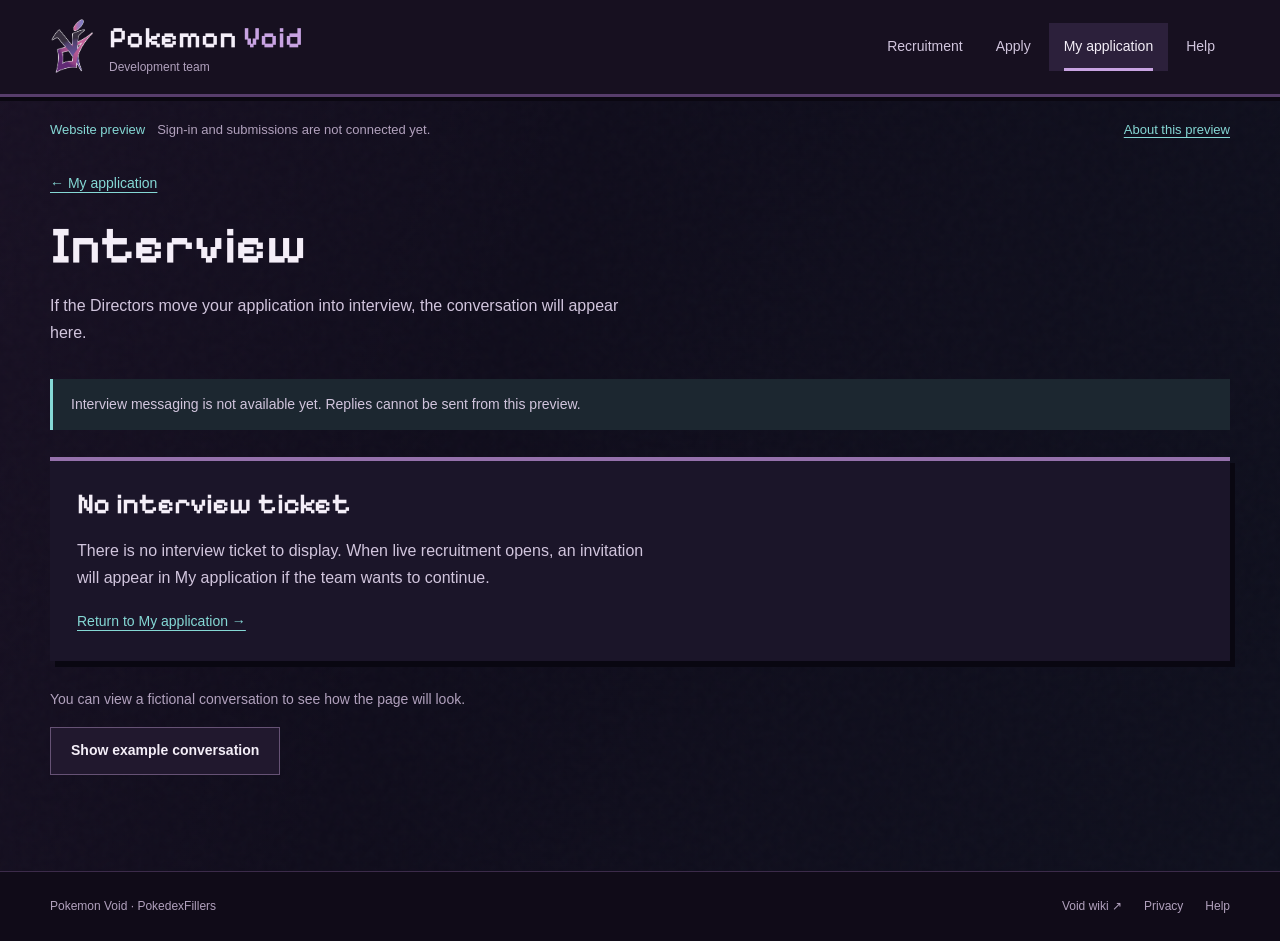
<file: interview.html>
<!doctype html>
<html lang="en">
  <head>
    <meta charset="utf-8" />
    <meta name="viewport" content="width=device-width, initial-scale=1" />
    <title>Interview Ticket · Pokemon Void Recruitment</title>
    <link rel="stylesheet" href="assets/css/site.css" />
    <script defer src="assets/js/config.js"></script>
    <script defer src="assets/js/site.js"></script>
    <script defer src="assets/js/portal.js"></script>
    <link
      rel="icon"
      type="image/png"
      href="assets/brand/void-mark-outlined.png"
    />
  </head>
  <body data-portal-page="interview">
    <a class="skip-link" href="#main">Skip to main content</a>
    <header class="site-header">
      <div class="header-inner">
        <a
          class="brand"
          href="index.html"
          aria-label="Pokemon Void Recruitment home"
          ><img
            class="void-mark"
            src="assets/brand/void-mark-outlined.png"
            width="64"
            height="64"
            alt=""
          /><span class="brand-copy"
            ><span class="brand-name">Pokemon <b>Void</b></span
            ><span class="brand-sub">Development team</span></span
          ></a
        ><button
          class="mobile-menu-button"
          type="button"
          data-menu-button
          aria-expanded="false"
          aria-controls="site-nav"
        >
          Menu
        </button>
        <nav
          id="site-nav"
          class="site-nav"
          data-site-nav
          aria-label="Main navigation"
        >
          <a href="index.html">Recruitment</a><a href="apply.html">Apply</a
          ><a href="status.html" aria-current="page">My application</a
          ><a href="help.html">Help</a>
        </nav>
      </div>
    </header>
    <main id="main">
      <div class="page-heading">
        <a class="back-link" href="status.html">← My application</a>
        <h1>Interview</h1>
        <p>
          If the Directors move your application into interview, the
          conversation will appear here.
        </p>
      </div>
      <div class="notice-strip">
        <p>
          Interview messaging is not available yet. Replies cannot be sent from
          this preview.
        </p>
      </div>
      <div id="interview-message" role="status" hidden></div>
      <section id="interview-signin" class="file-panel" hidden>
        <div class="board-body">
          <h2>Sign in to view your ticket</h2>
          <p>Use the same Discord account you applied with.</p>
          <a class="button primary" href="#" data-discord-login
            >Continue with Discord</a
          >
        </div>
      </section>
      <section id="interview-empty" class="file-panel" hidden>
        <div class="board-body">
          <h2>No interview ticket</h2>
          <p>
            There is no interview ticket to display. When live recruitment
            opens, an invitation will appear in My application if the team wants
            to continue.
          </p>
          <a class="text-link" href="status.html">Return to My application →</a>
        </div>
      </section>
      <div class="preview-tools" data-interview-example hidden>
        <p>
          You can view a fictional conversation to see how the page will look.
        </p>
        <button class="button ghost" type="button" data-show-interview>
          Show example conversation
        </button>
      </div>
      <section id="interview-panel" class="file-panel" hidden>
        <div class="panel-header">
          <h2>Recruitment ticket <span data-ticket-id></span></h2>
          <span class="status-badge" data-ticket-status>Interview</span>
        </div>
        <p class="example-label" data-ticket-example-label hidden>
          Fictional example · These messages have not been sent.
        </p>
        <div class="ticket-log" data-ticket-log></div>
        <div class="ticket-compose">
          <label for="ticket-reply">Your reply</label>
          <p class="field-help" id="reply-help">
            Replies will be available when the interview service opens.
          </p>
          <textarea
            id="ticket-reply"
            disabled
            aria-describedby="reply-help"
            placeholder="Messaging is not available in this preview."
          ></textarea
          ><button class="button primary" type="button" disabled>
            Send reply
          </button>
        </div>
      </section>
    </main>
    <footer class="site-footer">
      <div class="footer-inner">
        <span>Pokemon Void · PokedexFillers</span>
        <nav class="footer-links" aria-label="Footer">
          <a href="https://pokemonvoid.github.io/">Void wiki ↗</a
          ><a href="privacy.html">Privacy</a><a href="help.html">Help</a>
        </nav>
      </div>
    </footer>
  </body>
</html>
</file>
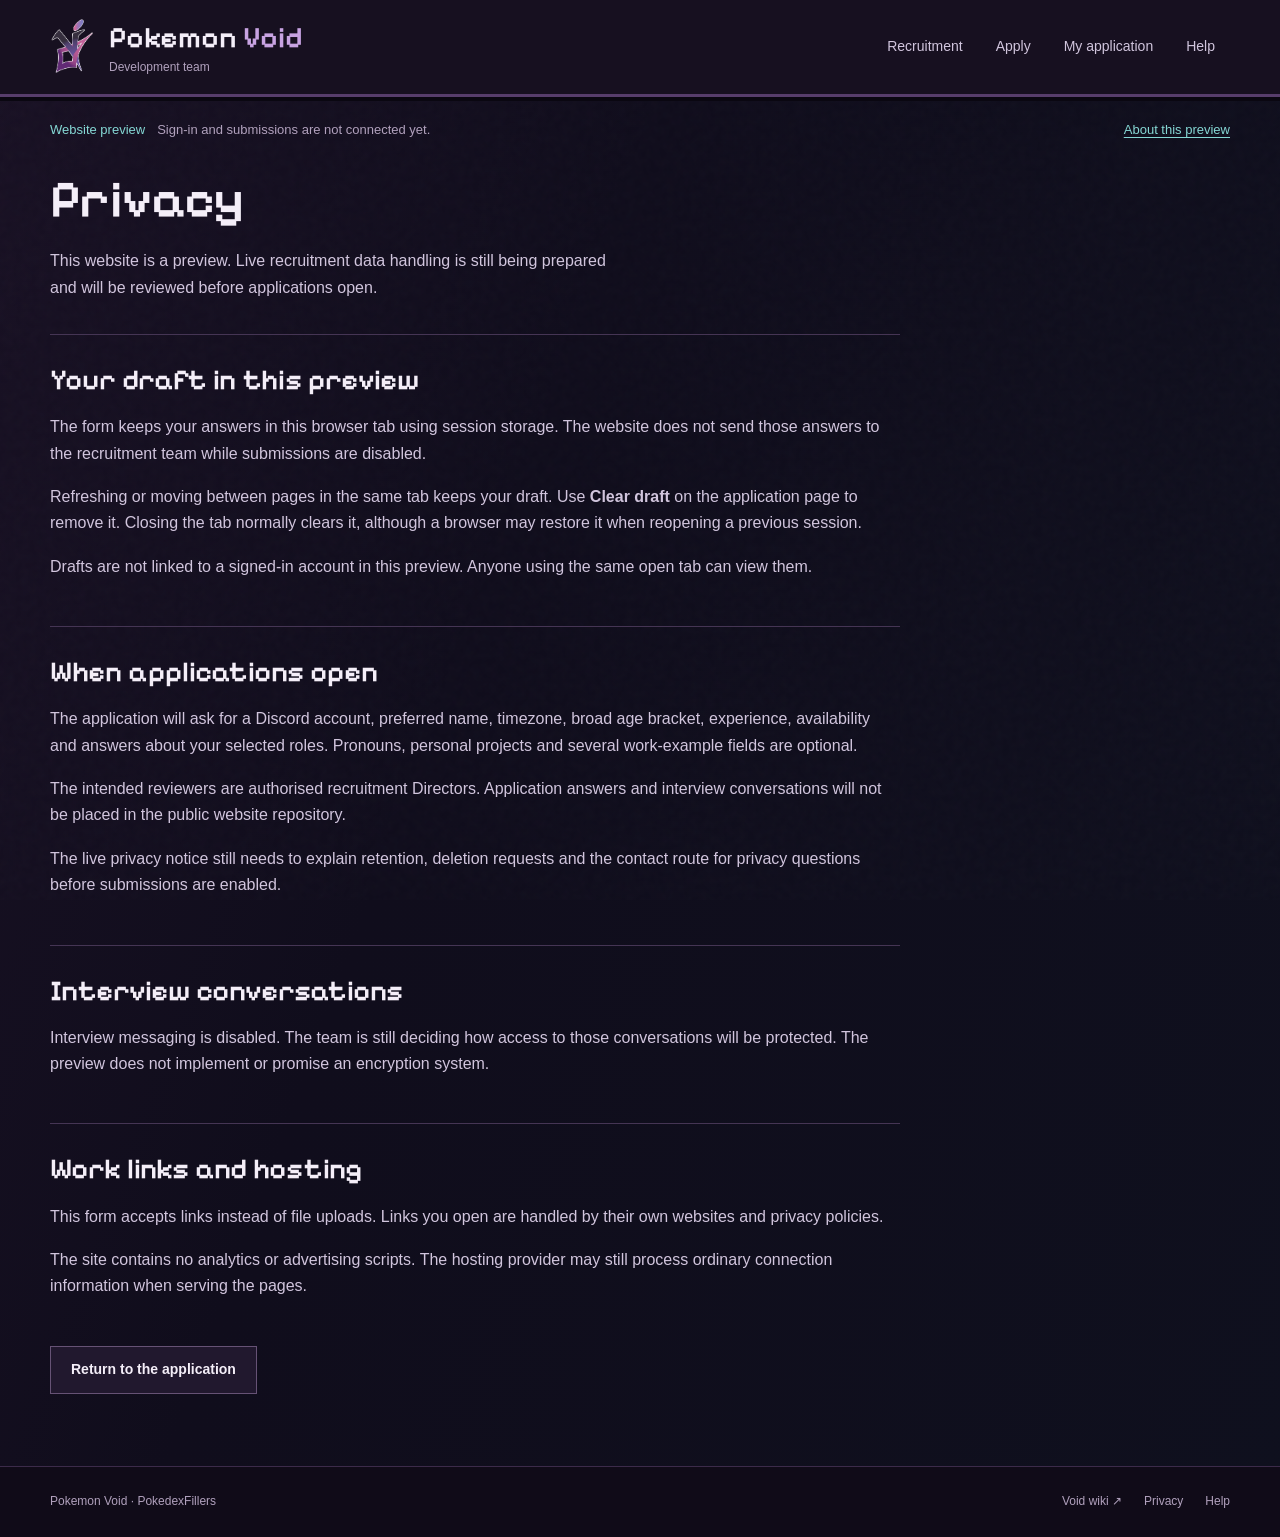
<file: privacy.html>
<!doctype html>
<html lang="en">
  <head>
    <meta charset="utf-8" />
    <meta name="viewport" content="width=device-width, initial-scale=1" />
    <title>Privacy · Pokemon Void Recruitment</title>
    <link rel="stylesheet" href="assets/css/site.css" />
    <script defer src="assets/js/config.js"></script>
    <script defer src="assets/js/site.js"></script>
    <link
      rel="icon"
      type="image/png"
      href="assets/brand/void-mark-outlined.png"
    />
  </head>
  <body>
    <a class="skip-link" href="#main">Skip to main content</a>
    <header class="site-header">
      <div class="header-inner">
        <a
          class="brand"
          href="index.html"
          aria-label="Pokemon Void Recruitment home"
          ><img
            class="void-mark"
            src="assets/brand/void-mark-outlined.png"
            width="64"
            height="64"
            alt=""
          /><span class="brand-copy"
            ><span class="brand-name">Pokemon <b>Void</b></span
            ><span class="brand-sub">Development team</span></span
          ></a
        ><button
          class="mobile-menu-button"
          type="button"
          data-menu-button
          aria-expanded="false"
          aria-controls="site-nav"
        >
          Menu
        </button>
        <nav
          id="site-nav"
          class="site-nav"
          data-site-nav
          aria-label="Main navigation"
        >
          <a href="index.html">Recruitment</a><a href="apply.html">Apply</a
          ><a href="status.html">My application</a><a href="help.html">Help</a>
        </nav>
      </div>
    </header>
    <main id="main">
      <div class="page-heading">
        <h1>Privacy</h1>
        <p>
          This website is a preview. Live recruitment data handling is still
          being prepared and will be reviewed before applications open.
        </p>
      </div>
      <div class="text-page">
        <section class="text-section">
          <h2>Your draft in this preview</h2>
          <p>
            The form keeps your answers in this browser tab using session
            storage. The website does not send those answers to the recruitment
            team while submissions are disabled.
          </p>
          <p>
            Refreshing or moving between pages in the same tab keeps your draft.
            Use <strong>Clear draft</strong> on the application page to remove
            it. Closing the tab normally clears it, although a browser may
            restore it when reopening a previous session.
          </p>
          <p>
            Drafts are not linked to a signed-in account in this preview. Anyone
            using the same open tab can view them.
          </p>
        </section>
        <section class="text-section">
          <h2>When applications open</h2>
          <p>
            The application will ask for a Discord account, preferred name,
            timezone, broad age bracket, experience, availability and answers
            about your selected roles. Pronouns, personal projects and several
            work-example fields are optional.
          </p>
          <p>
            The intended reviewers are authorised recruitment Directors.
            Application answers and interview conversations will not be placed
            in the public website repository.
          </p>
          <p>
            The live privacy notice still needs to explain retention, deletion
            requests and the contact route for privacy questions before
            submissions are enabled.
          </p>
        </section>
        <section class="text-section">
          <h2>Interview conversations</h2>
          <p>
            Interview messaging is disabled. The team is still deciding how
            access to those conversations will be protected. The preview does
            not implement or promise an encryption system.
          </p>
        </section>
        <section class="text-section">
          <h2>Work links and hosting</h2>
          <p>
            This form accepts links instead of file uploads. Links you open are
            handled by their own websites and privacy policies.
          </p>
          <p>
            The site contains no analytics or advertising scripts. The hosting
            provider may still process ordinary connection information when
            serving the pages.
          </p>
        </section>
        <a class="button ghost" href="apply.html">Return to the application</a>
      </div>
    </main>
    <footer class="site-footer">
      <div class="footer-inner">
        <span>Pokemon Void · PokedexFillers</span>
        <nav class="footer-links" aria-label="Footer">
          <a href="https://pokemonvoid.github.io/">Void wiki ↗</a
          ><a href="privacy.html">Privacy</a><a href="help.html">Help</a>
        </nav>
      </div>
    </footer>
  </body>
</html>
</file>
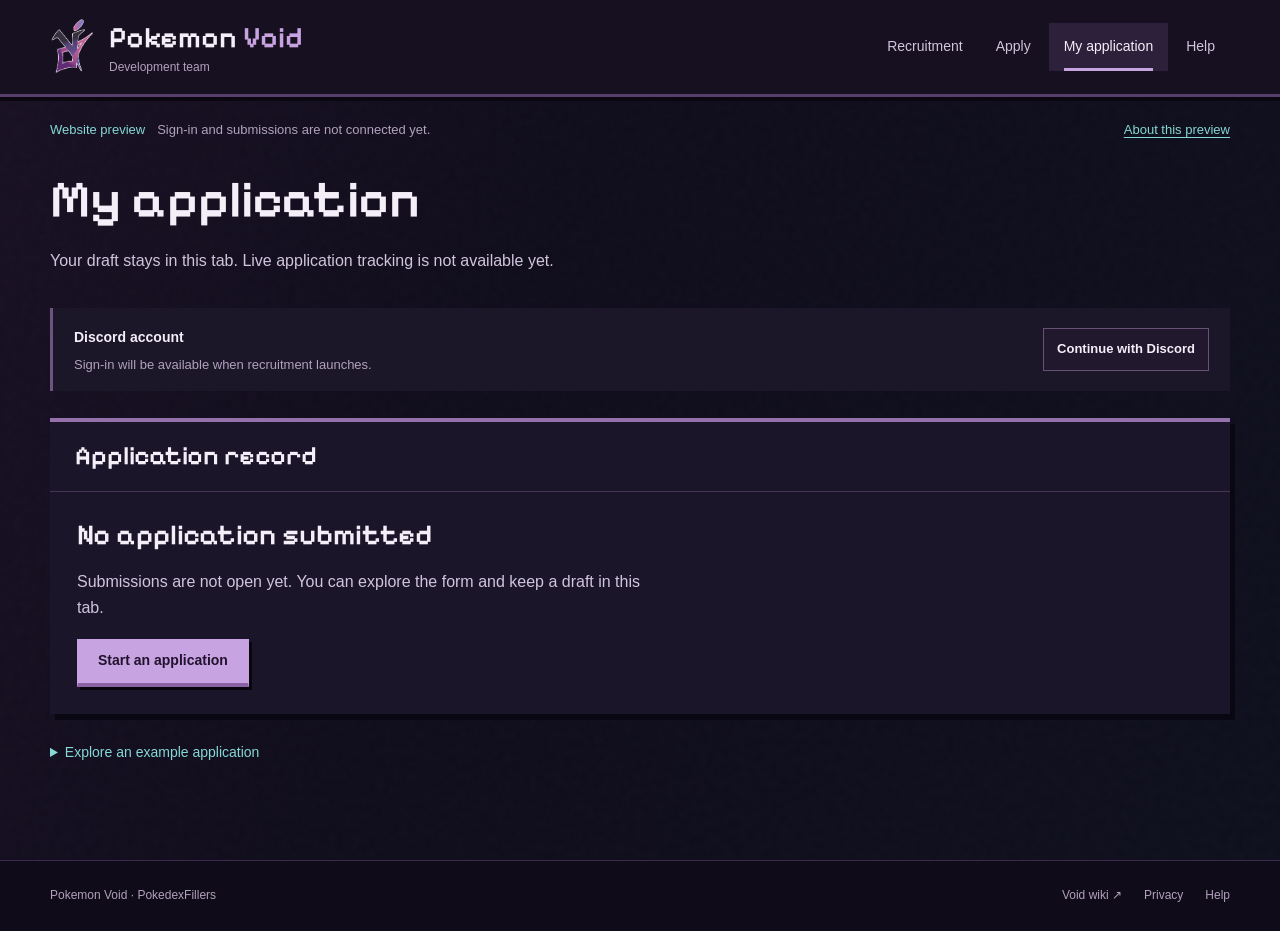
<file: status.html>
<!doctype html>
<html lang="en">
  <head>
    <meta charset="utf-8" />
    <meta name="viewport" content="width=device-width, initial-scale=1" />
    <title>My Application · Pokemon Void Recruitment</title>
    <link rel="stylesheet" href="assets/css/site.css" />
    <script defer src="assets/js/config.js"></script>
    <script defer src="assets/js/site.js"></script>
    <script defer src="assets/js/portal.js"></script>
    <link
      rel="icon"
      type="image/png"
      href="assets/brand/void-mark-outlined.png"
    />
  </head>
  <body data-portal-page="status">
    <a class="skip-link" href="#main">Skip to main content</a>
    <header class="site-header">
      <div class="header-inner">
        <a
          class="brand"
          href="index.html"
          aria-label="Pokemon Void Recruitment home"
          ><img
            class="void-mark"
            src="assets/brand/void-mark-outlined.png"
            width="64"
            height="64"
            alt=""
          /><span class="brand-copy"
            ><span class="brand-name">Pokemon <b>Void</b></span
            ><span class="brand-sub">Development team</span></span
          ></a
        ><button
          class="mobile-menu-button"
          type="button"
          data-menu-button
          aria-expanded="false"
          aria-controls="site-nav"
        >
          Menu
        </button>
        <nav
          id="site-nav"
          class="site-nav"
          data-site-nav
          aria-label="Main navigation"
        >
          <a href="index.html">Recruitment</a><a href="apply.html">Apply</a
          ><a href="status.html" aria-current="page">My application</a
          ><a href="help.html">Help</a>
        </nav>
      </div>
    </header>
    <main id="main">
      <div class="page-heading">
        <h1>My application</h1>
        <p data-status-intro>
          Sign in with the Discord account you applied with to check your
          progress.
        </p>
      </div>
      <div class="account-strip">
        <div>
          <strong>Discord account</strong>
          <p data-account-state>Checking connection…</p>
        </div>
        <a class="button ghost" href="#" data-discord-login data-signed-out-only
          >Continue with Discord</a
        >
      </div>
      <div id="status-message" role="status" hidden></div>
      <section id="status-empty" class="file-panel" hidden>
        <div class="panel-header"><h2>Application record</h2></div>
        <div class="board-body">
          <h2 data-empty-title>Sign in to view your application</h2>
          <p data-empty-copy>
            Use the Discord sign-in above, or begin an application if you have
            not applied yet.
          </p>
          <a class="button primary" href="apply.html" data-draft-link
            >Start an application</a
          >
        </div>
      </section>
      <section id="status-panel" class="file-panel" hidden>
        <div class="panel-header">
          <h2 data-record-title>Application record</h2>
          <span class="status-badge" data-status-badge></span>
        </div>
        <div class="file-grid">
          <aside class="file-sidebar">
            <div>
              <p class="file-label">Application ID</p>
              <p class="file-value" data-status-id></p>
            </div>
            <div>
              <p class="file-label">Roles</p>
              <p class="file-value" data-status-roles></p>
            </div>
            <div>
              <p class="file-label">Last updated</p>
              <p class="file-value" data-status-updated></p>
            </div>
          </aside>
          <div class="file-main">
            <h3>Progress</h3>
            <ol class="timeline" data-status-timeline></ol>
            <a
              class="button ghost"
              href="interview.html"
              data-interview-link
              hidden
              >Open interview ticket</a
            >
          </div>
        </div>
      </section>
      <details class="preview-tools" data-status-examples hidden>
        <summary>Explore an example application</summary>
        <p>
          Fictional examples for reviewing this page. They are separate from
          your draft.
        </p>
        <label for="example-status">Example status</label
        ><select id="example-status">
          <option>Submitted</option>
          <option>In review</option>
          <option>Interview</option>
          <option>On hold</option>
          <option>Accepted</option>
          <option>Declined</option></select
        ><button class="button ghost" type="button" data-show-status>
          Show example
        </button>
      </details>
    </main>
    <footer class="site-footer">
      <div class="footer-inner">
        <span>Pokemon Void · PokedexFillers</span>
        <nav class="footer-links" aria-label="Footer">
          <a href="https://pokemonvoid.github.io/">Void wiki ↗</a
          ><a href="privacy.html">Privacy</a><a href="help.html">Help</a>
        </nav>
      </div>
    </footer>
  </body>
</html>
</file>
<file: assets/css/site.css>
@font-face {
  font-family: Pixelify;
  src: url("../fonts/pixelify-sans.ttf") format("truetype");
  font-style: normal;
  font-weight: 600;
  font-display: swap;
}
:root {
  --page: #100d1c;
  --deep: #090811;
  --surface: #1b1529;
  --raised: #241b35;
  --line: #453554;
  --ink: #f4eef8;
  --soft: #d1c5dd;
  --muted: #b1a1bd;
  --void: #c8a3e2;
  --cyan: #85d8d5;
  --error: #ffb4ba;
  --max: 1180px;
  --display: Pixelify, "Trebuchet MS", sans-serif;
}
* {
  box-sizing: border-box;
}
[hidden] {
  display: none !important;
}
html {
  color-scheme: dark;
  background: var(--page);
  font-size: 16px;
  scroll-padding-top: 24px;
}
body {
  margin: 0;
  color: var(--ink);
  font-family: Verdana, Geneva, sans-serif;
  line-height: 1.65;
  background: linear-gradient(110deg, #191124 0, var(--page) 38%, #0f101e 100%);
  min-height: 100vh;
}
body::before {
  content: "";
  position: fixed;
  inset: 0;
  pointer-events: none;
  opacity: 0.055;
  background-image: url("data:image/svg+xml,%3Csvg viewBox='0 0 160 160' xmlns='http://www.w3.org/2000/svg'%3E%3Cfilter id='n'%3E%3CfeTurbulence type='fractalNoise' baseFrequency='.7' numOctaves='2' stitchTiles='stitch'/%3E%3C/filter%3E%3Crect width='100%25' height='100%25' opacity='.4' filter='url(%23n)'/%3E%3C/svg%3E");
}
main,
header,
footer {
  position: relative;
}
a {
  color: var(--cyan);
  text-underline-offset: 0.25em;
}
a:hover {
  color: #d4fffc;
}
button,
input,
textarea,
select {
  font: inherit;
}
button,
a,
input,
select,
textarea {
  -webkit-tap-highlight-color: transparent;
}
button {
  cursor: pointer;
}
button:disabled {
  cursor: default;
}
:focus-visible {
  outline: 3px solid var(--cyan);
  outline-offset: 5px;
}
::selection {
  background: #694277;
  color: #fff;
}
h1,
h2,
h3,
p {
  margin-top: 0;
}
h1,
h2,
h3 {
  line-height: 1.15;
  font-weight: 600;
}
h1,
h2 {
  font-family: var(--display);
}
h3 {
  font-family: "Trebuchet MS", Verdana, sans-serif;
}
h1 {
  font-size: 3.25rem;
  margin-bottom: 18px;
}
h2 {
  font-size: 2rem;
  margin-bottom: 17px;
}
h3 {
  font-size: 1.2rem;
}
p {
  margin-bottom: 17px;
}
small,
.quiet {
  font-size: 0.8125rem;
  color: var(--muted);
}
.skip-link {
  position: fixed;
  top: -100px;
  left: 16px;
  background: var(--ink);
  color: var(--deep);
  padding: 12px;
  z-index: 100;
}
.skip-link:focus {
  top: 12px;
}
.site-header {
  background: #171020;
  border-bottom: 3px solid #573d6b;
  box-shadow: 0 4px 0 #0a0711;
}
.header-inner {
  max-width: var(--max);
  width: calc(100% - 64px);
  margin: auto;
  min-height: 94px;
  display: flex;
  align-items: center;
  gap: 30px;
}
.brand {
  display: flex;
  align-items: center;
  gap: 13px;
  text-decoration: none;
  color: var(--ink);
  flex-shrink: 0;
}
.brand-copy {
  display: block;
  line-height: 1.2;
}
.brand-name {
  font-family: var(--display);
  font-size: 1.85rem;
}
.brand-name b {
  font-weight: 600;
  color: var(--void);
}
.brand-sub {
  display: block;
  color: var(--muted);
  font-size: 0.75rem;
  margin-top: 5px;
}
.site-nav {
  display: flex;
  gap: 3px;
  margin-left: auto;
  align-self: stretch;
  align-items: center;
}
.site-nav a {
  text-decoration: none;
  padding: 12px 15px;
  color: var(--soft);
  font-size: 0.875rem;
  position: relative;
}
.site-nav a[aria-current="page"] {
  color: var(--ink);
  background: #2c203b;
}
.site-nav a[aria-current="page"]::after {
  content: "";
  height: 3px;
  position: absolute;
  bottom: 0;
  left: 15px;
  right: 15px;
  background: var(--void);
}
.site-nav a:hover {
  background: #251b33;
  color: #fff;
}
.mobile-menu-button {
  display: none;
}
main {
  width: min(var(--max), calc(100% - 64px));
  margin: 0 auto;
  padding: 45px 0 72px;
}
.recruitment-layout {
  display: grid;
  grid-template-columns: 350px minmax(0, 1fr);
  gap: 73px;
  align-items: start;
}
.recruitment-intro {
  padding: 26px 0 0;
}
.eyebrow {
  color: var(--void);
  font-size: 0.875rem;
  margin-bottom: 15px;
}
.recruitment-intro h1 {
  font-size: 3.6rem;
  line-height: 1.02;
  margin: 0 0 27px;
  letter-spacing: -0.025em;
}
.recruitment-intro h1 span {
  color: var(--void);
}
.recruitment-intro > p:not(.eyebrow) {
  color: var(--soft);
  max-width: 31ch;
}
.recruitment-intro .button {
  margin-top: 15px;
}
.return-link {
  display: block;
  width: max-content;
  margin-top: 18px;
  font-size: 0.875rem;
}
.button {
  display: inline-flex;
  align-items: center;
  justify-content: center;
  gap: 19px;
  min-height: 48px;
  border: 1px solid transparent;
  border-radius: 0;
  padding: 11px 20px;
  font-size: 0.875rem;
  line-height: 1.4;
  text-decoration: none;
  font-weight: 700;
  box-shadow: none;
}
.button.primary,
.button.submit {
  background: var(--void);
  color: #21122e;
  border-bottom: 4px solid #8b63a5;
  box-shadow: 3px 3px 0 #09060e;
}
.button.primary:hover,
.button.submit:hover {
  background: #dfbff4;
  color: #21122e;
}
.button.primary:active,
.button.submit:active {
  border-bottom-width: 1px;
  transform: translateY(2px);
}
.button.ghost {
  border: 1px solid #665275;
  background: #21182e;
  color: var(--ink);
}
.button.ghost:hover {
  border-color: var(--cyan);
  color: var(--cyan);
}
.button:disabled {
  opacity: 0.5;
  box-shadow: none;
  transform: none;
}
.button-row {
  display: flex;
  flex-wrap: wrap;
  gap: 12px;
  align-items: center;
}
.text-button {
  background: none;
  border: 0;
  padding: 5px 0;
  color: var(--cyan);
  text-decoration: underline;
  text-underline-offset: 4px;
  font-size: 0.875rem;
}
.text-link {
  font-size: 0.875rem;
}
.dex-note {
  margin: 43px -17px 0 -8px;
  padding: 12px 0 0;
  border-top: 1px dashed #554364;
}
.dex-sprites {
  display: flex;
  align-items: center;
  gap: 0;
  height: 134px;
}
.dex-sprites img {
  image-rendering: pixelated;
  object-fit: contain;
  flex-shrink: 1;
  min-width: 0;
}
.dex-sprites span {
  color: #70567f;
}
.dex-note figcaption {
  font-size: 0.75rem;
  color: var(--muted);
  padding: 0 8px;
  line-height: 1.8;
}
.dex-note figcaption span,
.dex-note figcaption a {
  display: block;
}
.dex-note figcaption a {
  color: var(--muted);
  text-decoration: none;
  width: max-content;
}
.dex-note figcaption a:hover {
  color: var(--cyan);
}
.role-board {
  border-top: 5px solid #9a73b2;
  background: #1b1527;
  box-shadow: 8px 9px 0 #090711;
  padding: 25px 29px 10px;
  position: relative;
}
.role-board::before {
  content: "";
  position: absolute;
  right: -8px;
  top: -5px;
  width: 36px;
  height: 5px;
  background: var(--cyan);
}
.board-heading {
  display: flex;
  align-items: baseline;
  justify-content: space-between;
  gap: 16px;
}
.board-heading h2 {
  margin: 0;
}
.board-intro {
  color: var(--muted);
  font-size: 0.875rem;
  margin: 8px 0 17px;
}
.role-entry {
  display: grid;
  grid-template-columns: 35px minmax(0, 1fr) 15px;
  gap: 15px;
  align-items: start;
  padding: 23px 0;
  border-top: 1px solid #44334e;
  text-decoration: none;
  color: var(--ink);
}
.role-entry:hover {
  color: var(--ink);
  background: #241a32;
}
.role-glyph {
  font: 1.9rem/1.3 var(--display);
  color: var(--void);
  text-align: center;
}
.role-name {
  display: block;
  font: 600 1.55rem/1.2 var(--display);
}
.role-desc {
  display: block;
  margin-top: 7px;
  color: var(--soft);
  font-size: 0.875rem;
  line-height: 1.65;
}
.role-examples {
  display: block;
  margin-top: 10px;
  font-size: 0.75rem;
  color: var(--muted);
}
.role-arrow {
  color: var(--void);
  margin-top: 3px;
  opacity: 0;
}
.role-entry:hover .role-arrow,
.role-entry:focus-visible .role-arrow {
  opacity: 1;
}
.role-entry:hover .role-glyph {
  color: var(--cyan);
}
.closed-note {
  border-top: 1px solid #44334e;
  padding: 17px 0 7px;
  margin: 0;
  color: var(--muted);
  font-size: 0.8125rem;
}
.home-notes {
  display: grid;
  grid-template-columns: 1fr 1.3fr;
  gap: 85px;
  margin: 71px 0 0 36px;
  padding-top: 27px;
  border-top: 1px solid var(--line);
}
.home-notes h2 {
  font-size: 1.7rem;
}
.home-notes p {
  font-size: 0.875rem;
  color: var(--soft);
}
.page-heading {
  max-width: 800px;
  margin-bottom: 33px;
}
.crumbline {
  color: var(--void);
  font-size: 0.875rem;
  margin-bottom: 12px;
}
.page-heading > p:last-child {
  color: var(--soft);
  max-width: 65ch;
}
.back-link {
  font-size: 0.875rem;
  display: inline-block;
  margin-bottom: 20px;
}
.application-heading {
  margin-bottom: 30px;
}
.application-heading h1 {
  margin: 0;
  font-size: 2.8rem;
}
.application-layout {
  display: grid;
  grid-template-columns: 240px minmax(0, 1fr);
  gap: 43px;
}
.application-workspace {
  min-width: 0;
}
.step-rail {
  padding-top: 14px;
  position: sticky;
  top: 25px;
}
.rail-title {
  font-family: var(--display);
  font-size: 1.6rem;
  color: var(--void);
  margin: 0 0 13px;
}
.step-list {
  padding: 0;
  margin: 0;
  list-style: none;
}
.step-button {
  display: grid;
  grid-template-columns: 15px 1fr;
  gap: 10px;
  text-align: left;
  align-items: start;
  background: none;
  border: 0;
  border-bottom: 1px solid #35283f;
  padding: 16px 9px 16px 0;
  color: var(--muted);
  width: 100%;
}
.step-button[aria-current="step"] {
  background: #2a1d37;
  box-shadow: -4px 0 0 var(--void);
  color: var(--ink);
}
.step-button .label {
  font-weight: 700;
  font-size: 0.875rem;
  display: block;
}
.step-hint {
  display: block;
  font-size: 0.75rem;
  line-height: 1.5;
  margin-top: 4px;
  color: var(--muted);
}
.route-node {
  font-size: 0.9rem;
  line-height: 1.65;
}
.step-button[aria-current="step"] .route-node::before {
  content: "▸";
  color: var(--void);
}
.step-button[data-complete="true"] .route-node::before {
  content: "✓";
  color: var(--cyan);
}
.step-button:disabled {
  color: #9b8aa8;
}
.step-button:not(:disabled):hover {
  background: #23192f;
  color: #fff;
}
.draft-tools {
  margin: 27px 0 22px;
  border-left: 2px solid #594469;
  padding-left: 16px;
}
.draft-tools p {
  font-size: 0.75rem;
  color: var(--muted);
  margin-bottom: 7px;
}
.draft-confirm {
  margin: 0 0 20px;
  padding: 14px;
  background: var(--surface);
  border-left: 2px solid var(--void);
  font-size: 0.8125rem;
}
.draft-confirm p {
  margin-bottom: 8px;
}
.draft-confirm .text-button {
  font-size: 0.8125rem;
  min-height: 44px;
}
.account-strip {
  background: #1b1628;
  border-left: 3px solid #6c5380;
  padding: 16px 21px;
  margin: 0 0 22px;
  display: flex;
  align-items: center;
  justify-content: space-between;
  gap: 20px;
}
.account-strip strong {
  font-size: 0.875rem;
}
.account-strip p,
.account-strip small {
  margin: 4px 0 0;
  font-size: 0.8125rem;
  color: var(--muted);
}
.account-state {
  font-size: 0.8125rem;
  color: var(--cyan);
}
.account-strip .button {
  font-size: 0.8125rem;
  min-height: 43px;
  padding: 9px 13px;
}
.form-shell {
  background: var(--surface);
  border-top: 5px solid #9872b1;
  box-shadow: 8px 9px 0 #090711;
  scroll-margin-top: 24px;
}
.form-header {
  padding: 25px 34px 21px;
  border-bottom: 1px solid var(--line);
}
.section-position {
  font-size: 0.75rem;
  color: var(--muted);
  margin: 0 0 8px;
}
.form-header h2 {
  margin: 0;
  font-size: 2.15rem;
}
.form-header p:last-child {
  color: var(--muted);
  font-size: 0.8125rem;
  margin: 10px 0 0;
}
.form-header h2:focus {
  outline: none;
}
.form-body {
  padding: 30px 34px 10px;
}
.form-step fieldset {
  margin: 0;
  padding: 0;
  border: 0;
  min-width: 0;
}
.form-step legend {
  font-family: var(--display);
  font-size: 1.4rem;
  margin: 0 0 26px;
  padding: 0;
}
.field {
  margin: 0 0 29px;
}
.field > label,
.field-label,
.ticket-compose label {
  display: block;
  font-size: 0.9375rem;
  font-weight: 700;
  color: var(--ink);
  margin-bottom: 8px;
}
.field-help {
  font-size: 0.8125rem;
  color: var(--muted);
  margin: 0 0 10px;
  line-height: 1.65;
}
.required {
  color: #e6afd7;
}
.optional {
  font-size: 0.75rem;
  color: var(--muted);
  font-weight: 400;
  margin-left: 6px;
}
input[type="text"],
input[type="url"],
input[type="email"],
input[type="search"],
textarea,
select {
  width: 100%;
  border: 1px solid #725c81;
  border-radius: 0;
  background: #100d1a;
  color: var(--ink);
  padding: 11px 13px;
  min-height: 48px;
  font-size: 1rem;
  line-height: 1.5;
  box-shadow: inset 0 2px 0 #090710;
}
textarea {
  min-height: 128px;
  resize: vertical;
}
input::placeholder,
textarea::placeholder {
  color: #a090ae;
}
input:focus,
textarea:focus,
select:focus {
  outline: 2px solid var(--cyan);
  outline-offset: 2px;
  border-color: var(--cyan);
}
input[type="checkbox"],
input[type="radio"] {
  accent-color: var(--void);
  width: 19px;
  height: 19px;
  flex-shrink: 0;
  margin: 3px 0;
}
.choice-list {
  border-top: 1px solid var(--line);
}
.choice-row {
  display: grid;
  grid-template-columns: 22px minmax(0, 1fr);
  gap: 12px;
  padding: 15px 9px 15px 0;
  border-bottom: 1px solid var(--line);
  cursor: pointer;
}
.choice-row:hover {
  background: #241a33;
}
.choice-row:has(input:checked) {
  background: #2d2040;
  box-shadow: inset 3px 0 0 #bc94d6;
  padding-left: 10px;
}
.choice-title {
  font-size: 0.9375rem;
  font-weight: 700;
  display: block;
}
.choice-copy {
  display: block;
  color: var(--muted);
  font-size: 0.8125rem;
  margin-top: 5px;
}
.age-choices {
  display: grid;
  grid-template-columns: 1fr 1fr;
  gap: 0 22px;
  border-top: 1px solid var(--line);
}
.age-choices .choice-row {
  min-height: 57px;
}
.role-detail {
  margin-bottom: 35px;
  padding-bottom: 12px;
  border-bottom: 1px solid var(--line);
}
.role-detail h3 {
  font: 600 1.9rem var(--display);
  color: var(--void);
  margin-bottom: 8px;
}
.role-detail > p {
  font-size: 0.875rem;
  color: var(--muted);
}
.form-actions {
  border-top: 1px solid var(--line);
  padding: 22px 34px 27px;
  display: flex;
  justify-content: space-between;
  gap: 14px;
}
.form-actions .right {
  margin-left: auto;
}
.error-summary {
  border-left: 4px solid var(--error);
  padding: 18px 20px;
  background: #321c2c;
  margin-bottom: 30px;
}
.error-summary h3 {
  margin: 0 0 10px;
}
.error-summary a,
.field-error {
  color: var(--error);
}
.error-summary ul {
  padding-left: 20px;
  margin: 0;
  font-size: 0.875rem;
}
.field-error {
  font-size: 0.8125rem;
  margin-top: 8px;
}
.has-error input,
.has-error textarea {
  border-color: var(--error);
}
.review-group {
  margin-bottom: 31px;
}
.review-heading {
  display: flex;
  align-items: baseline;
  justify-content: space-between;
  gap: 15px;
  border-bottom: 2px solid #795e8c;
  padding-bottom: 9px;
}
.review-heading h3 {
  font: 600 1.5rem var(--display);
  margin: 0;
}
.review-row {
  display: grid;
  grid-template-columns: 170px minmax(0, 1fr);
  gap: 25px;
  border-bottom: 1px solid var(--line);
  padding: 15px 0;
  font-size: 0.875rem;
}
.review-term {
  color: var(--muted);
}
.review-value {
  white-space: pre-wrap;
  overflow-wrap: anywhere;
}
.notice-strip {
  border-left: 3px solid var(--cyan);
  background: #1c2730;
  color: var(--soft);
  padding: 14px 18px;
  margin: 18px 0;
  font-size: 0.875rem;
}
.notice-strip p {
  margin: 0;
}
.notice-strip.error {
  border-color: var(--error);
  background: #30202c;
}
.notice-strip.success {
  border-color: #9fdaac;
}
.preview-notice {
  width: min(var(--max), calc(100% - 64px));
  margin: 22px auto -15px;
  font-size: 0.8125rem;
  color: var(--muted);
  display: flex;
  gap: 12px;
  align-items: baseline;
}
.preview-notice span {
  color: var(--cyan);
  white-space: nowrap;
}
.preview-notice a {
  margin-left: auto;
}
.preview-notice p {
  margin: 0;
}
.site-message {
  max-width: var(--max);
}
.file-panel,
.admin-shell {
  border-top: 4px solid #9571ac;
  background: var(--surface);
  margin: 27px 0;
  box-shadow: 5px 6px 0 #090711;
}
.panel-header {
  padding: 19px 25px;
  border-bottom: 1px solid var(--line);
  display: flex;
  align-items: center;
  justify-content: space-between;
  gap: 18px;
}
.panel-header h2 {
  font-size: 1.65rem;
  margin: 0;
}
.board-body {
  padding: 27px;
}
.board-body p {
  color: var(--soft);
  max-width: 65ch;
}
.board-body h2 {
  font-size: 1.8rem;
}
.status-badge {
  color: var(--cyan);
  font-size: 0.875rem;
}
.status-badge::before {
  content: "[";
  margin-right: 6px;
}
.status-badge::after {
  content: "]";
  margin-left: 6px;
}
.status-badge.declined {
  color: var(--error);
}
.file-grid {
  display: grid;
  grid-template-columns: 240px minmax(0, 1fr);
}
.file-sidebar {
  padding: 27px;
  background: #171122;
}
.file-label {
  color: var(--muted);
  font-size: 0.75rem;
  margin-bottom: 4px;
}
.file-value {
  font-size: 0.9375rem;
  overflow-wrap: anywhere;
  margin-bottom: 18px;
}
.file-main {
  padding: 27px;
  min-width: 0;
}
.timeline {
  list-style: none;
  margin: 0 0 30px;
  padding: 0;
}
.timeline li {
  position: relative;
  margin: 0;
  padding: 0 0 24px 26px;
  border-left: 2px solid #4b385b;
  color: var(--muted);
}
.timeline li::before {
  content: "";
  position: absolute;
  left: -5px;
  top: 7px;
  width: 8px;
  height: 8px;
  background: #795b8d;
}
.timeline li.done::before {
  background: var(--cyan);
}
.timeline strong {
  display: block;
  color: var(--ink);
  font-size: 0.9375rem;
}
.timeline span {
  display: block;
  font-size: 0.875rem;
  margin-top: 5px;
}
.timeline li:last-child {
  padding-bottom: 0;
}
.status-layout {
  display: grid;
  grid-template-columns: 1.6fr 1fr;
  gap: 33px;
}
.profile-card {
  display: flex;
  align-items: center;
  gap: 21px;
}
.profile-card img {
  width: 105px;
  height: 105px;
  image-rendering: pixelated;
}
.profile-card h2 {
  margin-bottom: 4px;
}
.profile-card p {
  font-size: 0.875rem;
  margin: 0;
}
.preview-tools {
  margin: 24px 0;
  color: var(--muted);
  font-size: 0.875rem;
}
.preview-tools summary {
  cursor: pointer;
  color: var(--cyan);
  width: fit-content;
}
.preview-tools label {
  display: block;
  margin: 20px 0 7px;
}
.preview-tools select {
  max-width: 320px;
}
.preview-tools .button {
  margin-top: 14px;
}
.ticket-log {
  padding: 4px 28px;
}
.ticket-entry {
  border-bottom: 1px solid var(--line);
  padding: 24px 0;
}
.ticket-entry:last-child {
  border-bottom: 0;
}
.ticket-meta {
  display: flex;
  justify-content: space-between;
  gap: 18px;
  margin-bottom: 10px;
  font-size: 0.8125rem;
  color: var(--muted);
}
.ticket-meta strong {
  color: var(--void);
}
.ticket-body {
  white-space: pre-wrap;
  font-size: 0.9375rem;
}
.ticket-compose {
  padding: 26px 28px;
  background: #171222;
}
.ticket-compose textarea:disabled {
  color: var(--muted);
  opacity: 0.7;
}
.ticket-empty {
  padding: 30px;
  color: var(--muted);
}
.admin-toolbar {
  padding: 17px 22px;
  display: flex;
  flex-wrap: wrap;
  gap: 5px;
  border-bottom: 1px solid var(--line);
}
.filter-button {
  padding: 9px 12px;
  background: none;
  border: 0;
  color: var(--soft);
  font-size: 0.875rem;
  min-height: 42px;
}
.filter-button[aria-pressed="true"] {
  background: #3e2a51;
  color: #fff;
  box-shadow: inset 0 -2px var(--void);
}
.filter-button:hover {
  color: var(--cyan);
}
.admin-search {
  max-width: 440px;
  margin: 20px 25px;
}
.admin-search label {
  display: block;
  font-size: 0.875rem;
  margin-bottom: 7px;
}
.table-scroll {
  overflow: auto;
}
.queue-table {
  width: 100%;
  border-collapse: collapse;
  white-space: nowrap;
}
.queue-table th {
  text-align: left;
  font-size: 0.8125rem;
  color: var(--muted);
  font-weight: 400;
  padding: 13px 20px;
  background: #151020;
}
.queue-table td {
  padding: 18px 20px;
  border-bottom: 1px solid var(--line);
  font-size: 0.875rem;
}
.queue-table tr:hover td {
  background: #241a31;
}
.queue-empty {
  padding: 35px 25px;
  color: var(--muted);
}
.board-stamp {
  font-size: 0.8125rem;
  color: var(--muted);
}
.director-detail {
  margin-top: 25px;
}
.director-actions {
  padding: 20px 25px;
  border-top: 1px solid var(--line);
  display: flex;
  flex-wrap: wrap;
  gap: 12px;
}
.director-actions label {
  font-size: 0.8125rem;
}
.director-actions select {
  width: auto;
  min-width: 170px;
}
.director-actions .button {
  align-self: end;
}
.detail-meta {
  display: flex;
  flex-wrap: wrap;
  gap: 25px;
  color: var(--muted);
  font-size: 0.875rem;
}
.detail-note {
  font-size: 0.875rem;
  color: var(--muted);
  padding: 0 25px 20px;
}
.text-page {
  max-width: 850px;
}
.text-section {
  padding: 29px 0;
  border-top: 1px solid var(--line);
}
.text-section h2 {
  font-size: 1.8rem;
}
.text-section p,
.simple-list {
  color: var(--soft);
}
.simple-list {
  padding-left: 22px;
}
.simple-list li {
  margin-bottom: 10px;
}
.help-layout {
  display: grid;
  grid-template-columns: 240px minmax(0, 1fr);
  gap: 54px;
}
.help-nav {
  display: flex;
  flex-direction: column;
  gap: 13px;
  align-self: start;
  font-size: 0.875rem;
  position: sticky;
  top: 28px;
}
.help-content {
  min-width: 0;
}
.help-content .text-section:first-child {
  padding-top: 0;
  border: 0;
}
.help-content details {
  border-top: 1px solid var(--line);
  padding: 20px 0;
}
.help-content summary {
  cursor: pointer;
  font-family: var(--display);
  font-size: 1.5rem;
  color: var(--ink);
}
.help-content details p {
  margin-top: 15px;
  color: var(--soft);
}
.site-footer {
  border-top: 1px solid #3c2b4a;
  background: #100b18;
}
.footer-inner {
  width: min(var(--max), calc(100% - 64px));
  margin: auto;
  padding: 25px 0;
  display: flex;
  justify-content: space-between;
  gap: 20px;
  align-items: center;
  font-size: 0.75rem;
  color: var(--muted);
}
.footer-links {
  display: flex;
  flex-wrap: wrap;
  gap: 22px;
}
.footer-links a {
  color: var(--muted);
  text-decoration: none;
}
.footer-links a:hover {
  color: var(--cyan);
}
@media (min-width: 1400px) {
  .recruitment-intro h1 {
    font-size: 3.9rem;
  }
  .recruitment-layout {
    gap: 90px;
    grid-template-columns: 350px minmax(0, 1fr);
  }
}
@media (max-width: 1000px) {
  .recruitment-layout {
    grid-template-columns: 280px minmax(0, 1fr);
    gap: 35px;
  }
  .recruitment-intro h1 {
    font-size: 3rem;
  }
  .role-board {
    padding: 23px 21px 10px;
  }
  .site-nav a {
    padding: 12px 10px;
  }
  .application-layout {
    grid-template-columns: 205px minmax(0, 1fr);
    gap: 25px;
  }
  .form-body,
  .form-header {
    padding-left: 24px;
    padding-right: 24px;
  }
  .home-notes {
    margin-left: 0;
    gap: 40px;
  }
  .dex-sprites img {
    width: 90px;
  }
  .dex-sprites img:first-child {
    width: 112px;
  }
}
@media (max-width: 760px) {
  .header-inner {
    width: calc(100% - 36px);
    min-height: 81px;
    flex-wrap: wrap;
    gap: 0;
  }
  .brand-name {
    font-size: 1.65rem;
  }
  .mobile-menu-button {
    display: block;
    margin-left: auto;
    border: 1px solid var(--line);
    background: none;
    color: var(--ink);
    padding: 9px 12px;
    font-size: 0.875rem;
    min-height: 44px;
  }
  .site-nav {
    width: 100%;
    order: 3;
    display: none;
    margin: 0;
    padding: 5px 0 14px;
    gap: 4px;
    flex-wrap: wrap;
  }
  .site-nav.open {
    display: flex;
  }
  .site-nav a {
    flex: 1 1 auto;
    text-align: center;
    font-size: 0.8125rem;
    padding: 11px 8px;
  }
  main {
    width: calc(100% - 36px);
    padding: 30px 0 45px;
  }
  .preview-notice {
    width: calc(100% - 36px);
    gap: 8px;
    flex-wrap: wrap;
    font-size: 0.75rem;
    margin: 16px auto -8px;
  }
  .preview-notice a {
    margin: 0;
  }
  .recruitment-layout {
    display: flex;
    flex-direction: column;
    gap: 27px;
  }
  .recruitment-intro {
    padding: 3px 0 0;
    width: 100%;
  }
  .recruitment-intro h1 {
    font-size: 2.9rem;
    line-height: 1.03;
    margin-bottom: 20px;
  }
  .recruitment-intro h1 br {
    display: none;
  }
  .recruitment-intro > p:not(.eyebrow) {
    max-width: 50ch;
    margin-bottom: 10px;
  }
  .recruitment-intro .button {
    margin-top: 13px;
  }
  .return-link {
    display: inline-block;
    margin: 0 0 0 17px;
  }
  .dex-note {
    display: none;
  }
  .role-board {
    width: calc(100% - 6px);
    padding: 22px 18px 9px;
  }
  .board-heading h2 {
    font-size: 1.85rem;
  }
  .role-entry {
    gap: 10px;
    grid-template-columns: 28px 1fr 12px;
    padding: 20px 0;
  }
  .role-arrow {
    opacity: 1;
  }
  .role-desc {
    font-size: 0.875rem;
  }
  .role-examples {
    font-size: 0.75rem;
  }
  .home-notes {
    grid-template-columns: 1fr;
    gap: 23px;
    margin-top: 42px;
  }
  .home-notes section + section {
    border-top: 1px solid var(--line);
    padding-top: 22px;
  }
  .application-heading h1 {
    font-size: 2.4rem;
  }
  .application-layout {
    display: flex;
    flex-direction: column;
    gap: 20px;
  }
  .step-rail {
    position: static;
    width: 100%;
    padding: 0;
  }
  .rail-title {
    font-size: 1.3rem;
    margin-bottom: 10px;
  }
  .step-list {
    display: flex;
    flex-wrap: wrap;
    gap: 4px;
  }
  .step-list li {
    flex: 1 1 auto;
  }
  .step-button {
    width: auto;
    padding: 10px 8px;
    border: 0;
    background: #1d152b;
    gap: 5px;
    align-items: center;
    grid-template-columns: 11px auto;
    min-height: 44px;
  }
  .step-button .label {
    font-size: 0.75rem;
  }
  .step-button[aria-current="step"] {
    box-shadow: inset 0 -3px var(--void);
  }
  .step-hint {
    display: none;
  }
  .draft-tools {
    border: 0;
    padding: 0;
    margin: 13px 0 0;
    display: flex;
    gap: 15px;
    align-items: center;
    justify-content: space-between;
  }
  .draft-tools p {
    margin: 0;
  }
  .draft-tools .text-button {
    font-size: 0.75rem;
  }
  .step-rail > .text-link {
    display: none;
  }
  .application-workspace {
    width: 100%;
  }
  .account-strip {
    padding: 13px 15px;
    gap: 12px;
    margin-bottom: 18px;
  }
  .account-strip .button {
    font-size: 0.75rem;
    max-width: 170px;
  }
  .form-header {
    padding: 21px 20px 17px;
  }
  .form-header h2 {
    font-size: 1.95rem;
  }
  .form-body {
    padding: 25px 20px 4px;
  }
  .form-actions {
    padding: 18px 20px 24px;
  }
  .form-shell {
    width: calc(100% - 5px);
    box-shadow: 5px 6px 0 #090711;
  }
  .field {
    margin-bottom: 25px;
  }
  .review-row {
    grid-template-columns: 1fr;
    gap: 5px;
    padding: 13px 0;
  }
  .age-choices {
    gap: 0 10px;
  }
  .choice-title {
    font-size: 0.875rem;
  }
  .help-layout {
    grid-template-columns: 1fr;
    gap: 33px;
  }
  .help-nav {
    position: static;
    flex-direction: row;
    flex-wrap: wrap;
    gap: 10px 20px;
  }
  .file-grid {
    grid-template-columns: 1fr;
  }
  .file-sidebar {
    display: grid;
    grid-template-columns: 1fr 1fr;
    gap: 4px 16px;
  }
  .file-value {
    margin-bottom: 6px;
  }
  .status-layout {
    grid-template-columns: 1fr;
    gap: 0;
  }
  .panel-header,
  .board-body,
  .file-main {
    padding: 21px;
  }
  .panel-header h2 {
    font-size: 1.45rem;
  }
  .ticket-log {
    padding: 0 20px;
  }
  .ticket-meta {
    flex-direction: column;
    gap: 3px;
  }
  .ticket-compose {
    padding: 21px;
  }
  .footer-inner {
    width: calc(100% - 36px);
    flex-direction: column;
    align-items: flex-start;
    gap: 13px;
  }
  .footer-links {
    gap: 19px;
  }
  .page-heading h1 {
    font-size: 2.5rem;
  }
}
@media (max-width: 380px) {
  .return-link {
    display: block;
    margin: 14px 0 0;
  }
  .account-strip {
    flex-direction: column;
    align-items: flex-start;
  }
  .board-heading {
    align-items: flex-start;
    flex-direction: column;
    gap: 3px;
  }
  .form-body,
  .form-header,
  .form-actions {
    padding-left: 15px;
    padding-right: 15px;
  }
  .button {
    padding: 11px 15px;
  }
  .step-button {
    padding: 9px 6px;
  }
  .recruitment-intro h1 {
    font-size: 2.6rem;
  }
}
@media (prefers-reduced-motion: reduce) {
  *,
  *::before,
  *::after {
    scroll-behavior: auto !important;
    animation: none !important;
    transition: none !important;
  }
}

.void-mark {
  width: 64px;
  height: 64px;
  object-fit: contain;
  flex-shrink: 0;
  margin-left: -10px;
  margin-right: -8px;
}
.project-disclaimer {
  margin: 23px 0 0;
  border-left: 2px solid #80608f;
  padding-left: 16px;
  font-size: 0.8125rem;
  color: var(--muted);
  line-height: 1.7;
}
.project-disclaimer p {
  margin: 0 0 10px;
}
.project-disclaimer strong {
  color: var(--soft);
  font-weight: 400;
}
.project-disclaimer p:last-child {
  margin-bottom: 0;
}
.mascot-note {
  display: flex;
  align-items: center;
  margin: 18px 0 0 -20px;
  gap: 0;
}
.mascot-note img,
.board-mascot,
.note-mascot {
  object-fit: contain;
  image-rendering: pixelated;
}
.mascot-note figcaption {
  font-size: 0.75rem;
  line-height: 1.8;
  color: var(--muted);
}
.mascot-note figcaption span,
.mascot-note figcaption a {
  display: block;
}
.mascot-note figcaption a {
  color: var(--muted);
}
.board-heading {
  align-items: center;
}
.board-intro {
  margin-bottom: 0;
}
.board-mascot {
  flex-shrink: 0;
  margin: -10px 0 0 8px;
}
.home-notes section {
  position: relative;
  display: flow-root;
}
.note-mascot {
  float: right;
  margin: -24px -8px 2px 10px;
}
.home-notes h2 {
  padding-top: 5px;
}
.application-terms {
  margin-top: 15px;
  font-size: 0.875rem;
}
@media (max-width: 760px) {
  .void-mark {
    width: 54px;
    height: 54px;
    margin-right: -10px;
  }
  .mascot-note {
    margin: 4px 0 -13px;
    justify-content: flex-end;
  }
  .mascot-note img {
    width: 94px;
    height: 94px;
  }
  .mascot-note figcaption {
    display: none;
  }
  .board-heading {
    flex-direction: row;
    align-items: center;
    gap: 5px;
  }
  .board-mascot {
    width: 80px;
    height: 80px;
    margin: -5px -7px 0 0;
  }
  .board-intro {
    font-size: 0.75rem;
    line-height: 1.7;
  }
  .board-heading h2 {
    font-size: 1.7rem;
  }
  .note-mascot {
    margin: -12px -3px 3px 5px;
    width: 104px;
    height: 104px;
  }
  .home-notes h2 {
    padding-top: 7px;
  }
  .project-disclaimer {
    max-width: 52ch;
    margin-top: 20px;
  }
}

.example-label {
  margin: 20px 25px 0;
  color: var(--cyan);
  font-size: 0.8125rem;
}
.ticket-compose .button {
  margin-top: 15px;
}
.preview-tools > p {
  margin: 15px 0;
}
.preview-tools > button {
  display: block;
}
.board-body .review-row:last-child {
  border-bottom: 0;
}
.file-sidebar {
  display: flex;
  flex-direction: column;
  gap: 8px;
}
.file-sidebar .file-label,
.file-sidebar .file-value {
  margin-top: 0;
}
.file-sidebar .file-value {
  margin-bottom: 10px;
}
.table-scroll:focus-visible {
  outline-offset: -3px;
}
.recruitment-intro h1 span {
  display: block;
}
@media (max-width: 760px) {
  .recruitment-intro h1 {
    font-size: clamp(2.1rem, 10vw, 2.75rem);
  }
}
@media (max-width: 760px) {
  .file-sidebar {
    display: grid;
    grid-template-columns: 1fr 1fr;
    gap: 10px;
  }
  .panel-header {
    flex-wrap: wrap;
  }
  .director-actions {
    padding: 20px;
  }
  .detail-note {
    padding-left: 20px;
    padding-right: 20px;
  }
  .brand {
    gap: 10px;
  }
  .brand-name {
    font-size: 1.55rem;
  }
}
@media (max-width: 380px) {
  .brand-name {
    font-size: 1.35rem;
  }
}
</file>
